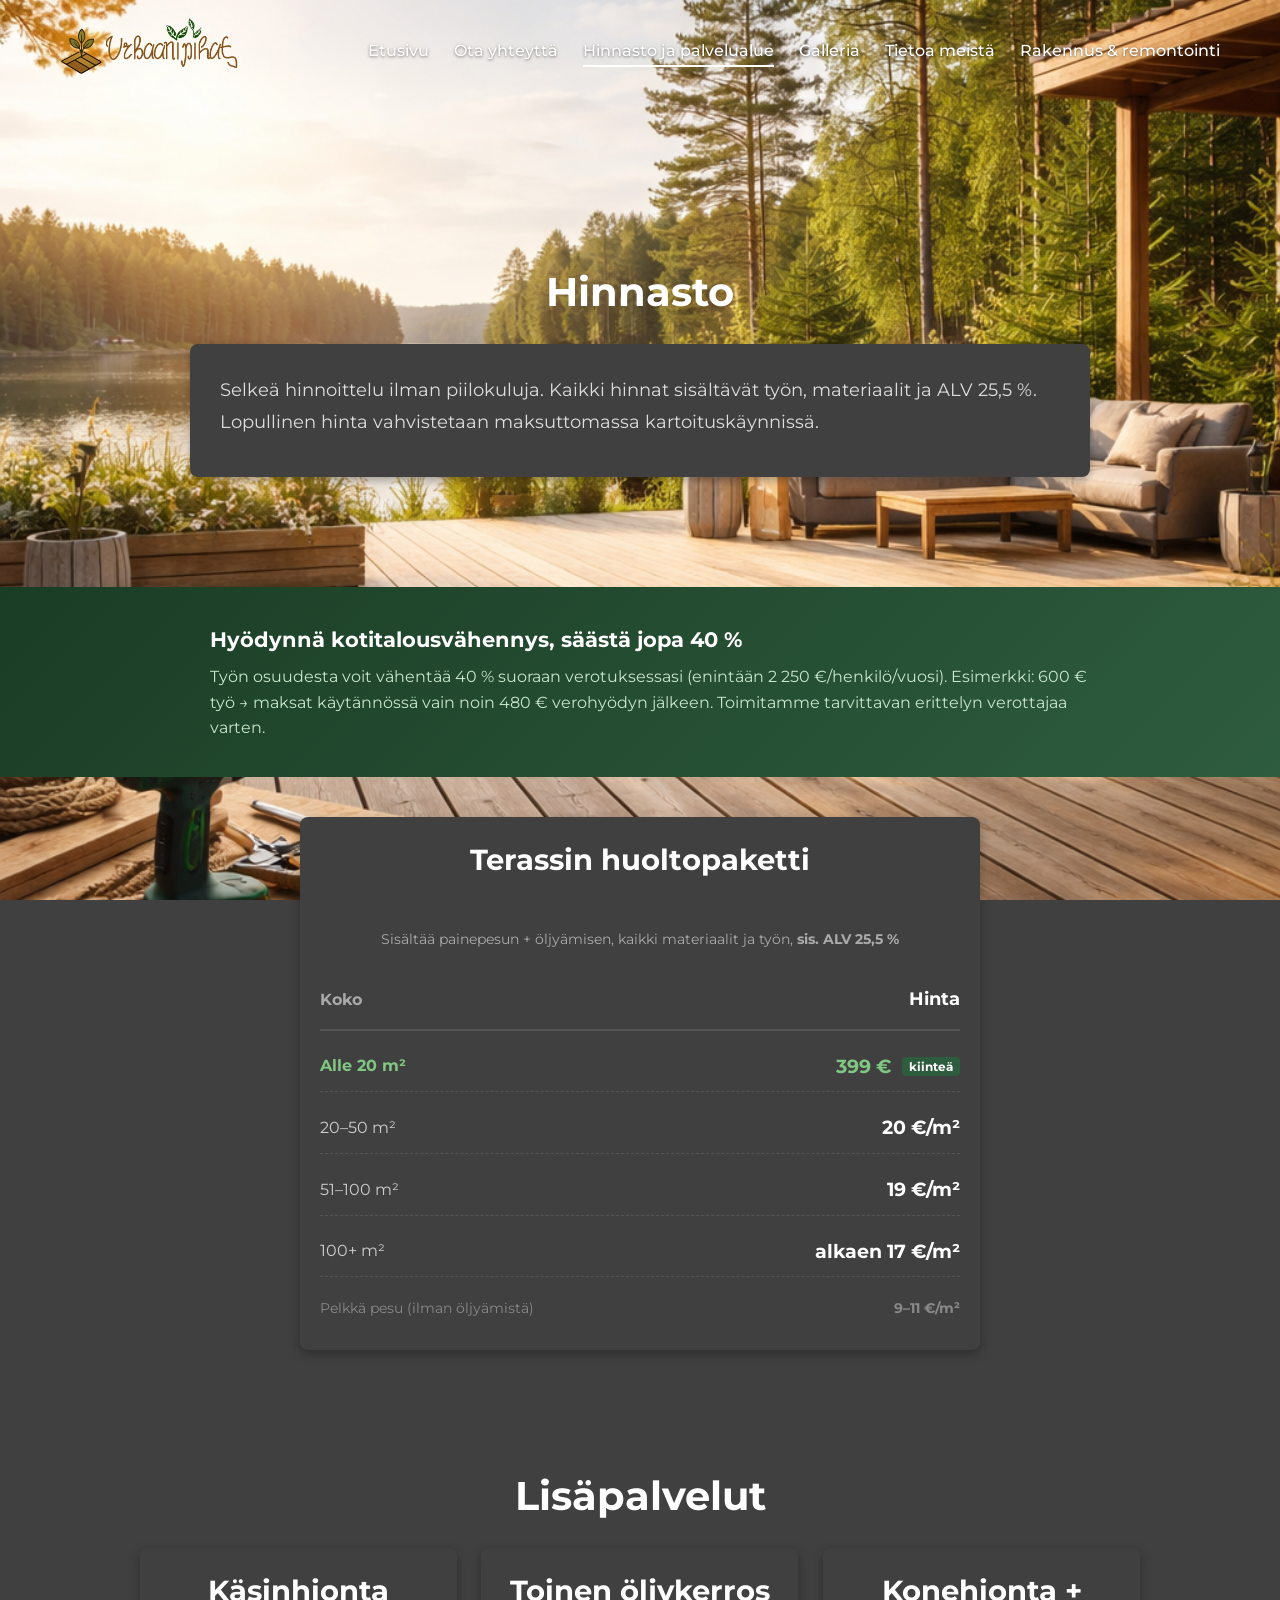
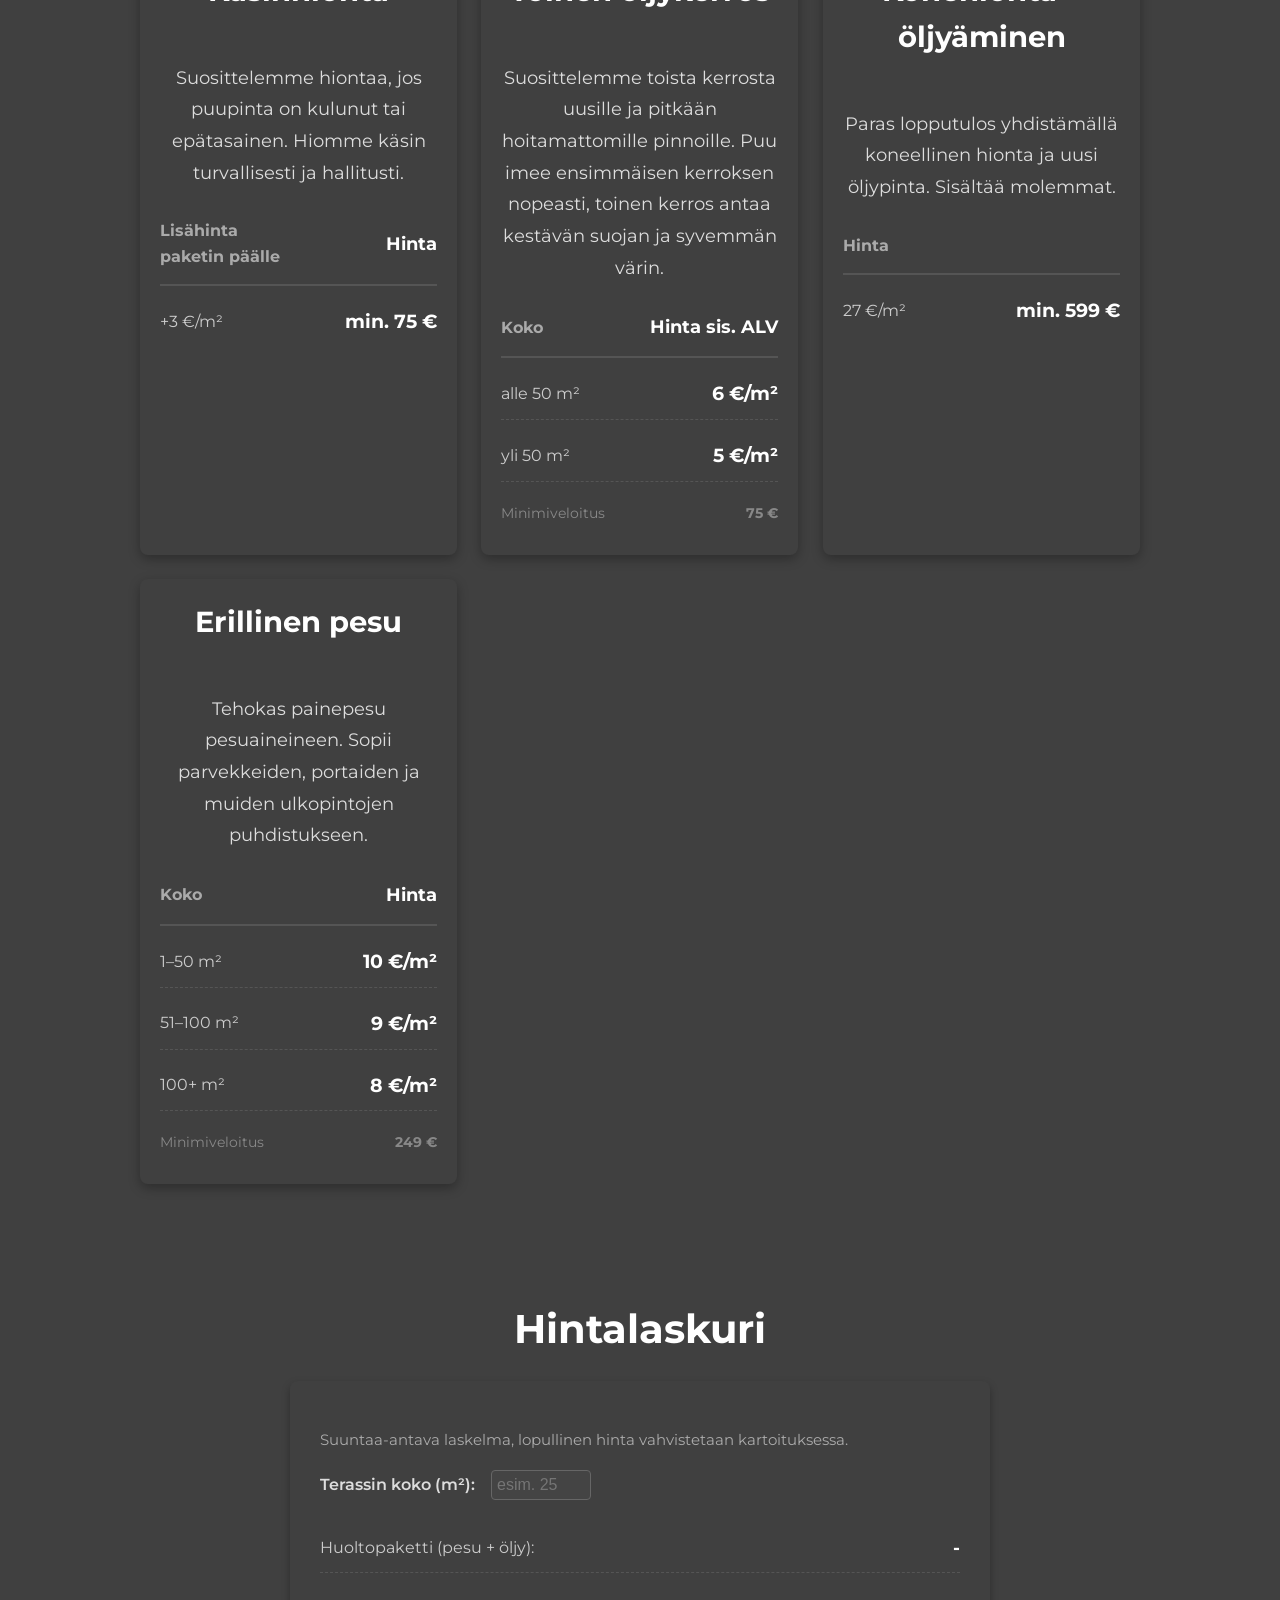
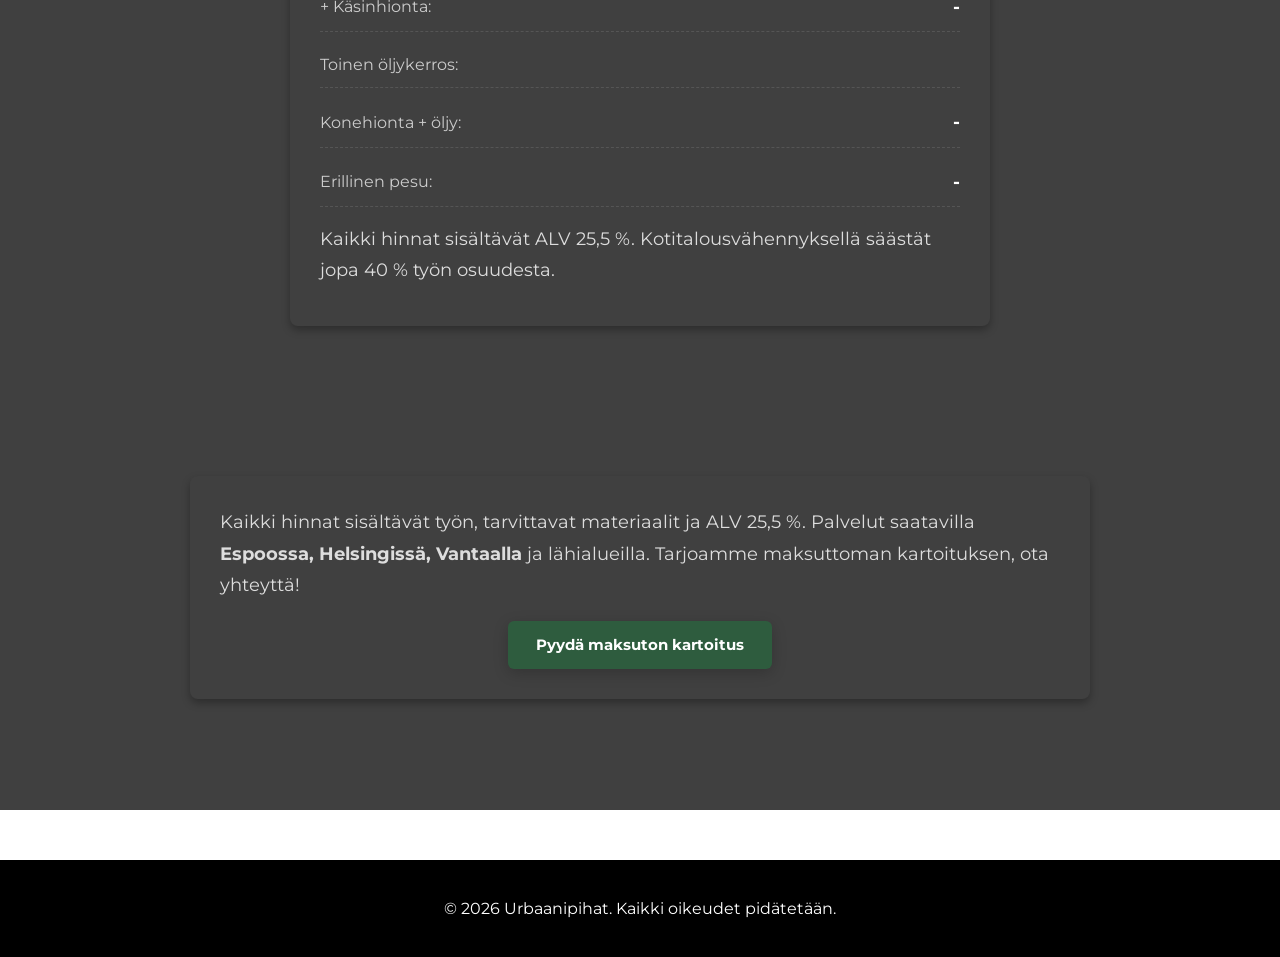
<file: hinnasto.html>
<!DOCTYPE html>
<html lang="fi">
<head>
    <meta charset="UTF-8">
    <meta name="viewport" content="width=device-width, initial-scale=1.0, shrink-to-fit=no">
    <title>Urbaanipihat, Hinnasto ja palvelualue</title>
    <link rel="icon" type="image/png" href="./static/images/icon.png">
    <link rel="stylesheet" href="./static/css/style.css">
    <link href="https://fonts.googleapis.com/css2?family=Montserrat:wght@400;700&display=swap" rel="stylesheet">
    <link rel="stylesheet" href="./static/css/hinnasto.css">
<!-- Google tag (gtag.js) -->
<script async src="https://www.googletagmanager.com/gtag/js?id=G-M5LXTD4VQC"></script>
<script>
  window.dataLayer = window.dataLayer || [];
  function gtag(){dataLayer.push(arguments);}
  gtag('js', new Date());
  gtag('config', 'G-M5LXTD4VQC');
</script>
</head>
<body>
    <header class="transparent-header">
        <div class="container header-content">
            <div class="logo">
                <a href="index.html" class="otsikko"><img src="./static/images/Urbaanipihat_logo.png" alt="Logo" class="logo-font"></a>
            </div>
            <nav>
                <ul>
                    <li><a href="index.html">Etusivu</a></li>
                    <li><a href="yhteystiedot.html">Ota yhteyttä</a></li>
                    <li><a href="hinnasto.html" class="active">Hinnasto ja palvelualue</a></li>
                    <li><a href="galleria.html" class="">Galleria</a></li>
                    <li><a href="info.html" class="">Tietoa meistä</a></li>
                    <li><a href="huolto.html" class="">Rakennus & remontointi</a></li>
                </ul>
            </nav>
        </div>
    </header>
    <main>

        <section class="price-page">

          <section class="contact-section">
            <div class="top-container fade-in-section">
              <h2>Hinnasto</h2>
              <div class="contact-info">
                <p>Selkeä hinnoittelu ilman piilokuluja. Kaikki hinnat sisältävät työn, materiaalit ja ALV&nbsp;25,5&nbsp;%. Lopullinen hinta vahvistetaan maksuttomassa kartoituskäynnissä.</p>
              </div>
            </div>
          </section>

          <section class="kotitalo-banner fade-in-section">
            <div class="kotitalo-inner">
              <div class="kotitalo-icon"></div>
              <div class="kotitalo-text">
                <h3>Hyödynnä kotitalousvähennys, säästä jopa 40&nbsp;%</h3>
                <p>Työn osuudesta voit vähentää 40&nbsp;% suoraan verotuksessasi (enintään 2&nbsp;250&nbsp;€/henkilö/vuosi). Esimerkki: 600&nbsp;€ työ &rarr; maksat käytännössä vain noin 480&nbsp;€ verohyödyn jälkeen. Toimitamme tarvittavan erittelyn verottajaa varten.</p>
              </div>
            </div>
          </section>

          <section class="price-overview-section">
            <div class="container">
              <div class="price-box wide-box fade-in-section">
                <h3>Terassin huoltopaketti</h3>
                <p class="subtitle">Sisältää painepesun + öljyämisen, kaikki materiaalit ja työn, <strong>sis. ALV 25,5&nbsp;%</strong></p>
                <div class="price-row header-row"><span class="area-label">Koko</span><span class="price-label">Hinta</span></div>
                <div class="price-row data-row highlight-row">
                  <span class="area-value">Alle 20&nbsp;m²</span>
                  <span class="price-value">399&nbsp;€ <span class="fixed-badge">kiinteä</span></span>
                </div>
                <div class="price-row data-row"><span class="area-value">20&ndash;50&nbsp;m²</span><span class="price-value">20&nbsp;€/m²</span></div>
                <div class="price-row data-row"><span class="area-value">51&ndash;100&nbsp;m²</span><span class="price-value">19&nbsp;€/m²</span></div>
                <div class="price-row data-row"><span class="area-value">100+&nbsp;m²</span><span class="price-value">alkaen 17&nbsp;€/m²</span></div>
                <div class="price-row data-row muted-row"><span class="area-value">Pelkkä pesu (ilman öljyämistä)</span><span class="price-value">9&ndash;11&nbsp;€/m²</span></div>
              </div>
            </div>
          </section>

          <section class="price-overview-section">
            <div class="container">
              <h2>Lisäpalvelut</h2>
              <div class="price-cards">

                <div class="price-box fade-in-section">
                  <h3>Käsinhionta</h3>
                  <p>Suosittelemme hiontaa, jos puupinta on kulunut tai epätasainen. Hiomme käsin turvallisesti ja hallitusti.</p>
                  <div class="price-row header-row"><span class="area-label">Lisähinta paketin päälle</span><span class="price-label">Hinta</span></div>
                  <div class="price-row data-row"><span class="area-value">+3&nbsp;€/m²</span><span class="price-value">min. 75&nbsp;€</span></div>
                </div>

                <div class="price-box fade-in-section">
                  <h3>Toinen öljykerros</h3>
                  <p>Suosittelemme toista kerrosta uusille ja pitkään hoitamattomille pinnoille. Puu imee ensimmäisen kerroksen nopeasti, toinen kerros antaa kestävän suojan ja syvemmän värin.</p>
                  <div class="price-row header-row"><span class="area-label">Koko</span><span class="price-label">Hinta sis. ALV</span></div>
                  <div class="price-row data-row"><span class="area-value">alle 50&nbsp;m²</span><span class="price-value">6&nbsp;€/m²</span></div>
                  <div class="price-row data-row"><span class="area-value">yli 50&nbsp;m²</span><span class="price-value">5&nbsp;€/m²</span></div>
                  <div class="price-row data-row muted-row"><span class="area-value">Minimiveloitus</span><span class="price-value">75&nbsp;€</span></div>
                </div>

                <div class="price-box fade-in-section">
                  <h3>Konehionta + öljyäminen</h3>
                  <p>Paras lopputulos yhdistämällä koneellinen hionta ja uusi öljypinta. Sisältää molemmat.</p>
                  <div class="price-row header-row"><span class="area-label">Hinta</span></div>
                  <div class="price-row data-row"><span class="area-value">27&nbsp;€/m²</span><span class="price-value">min. 599&nbsp;€</span></div>
                </div>

                <div class="price-box fade-in-section">
                  <h3>Erillinen pesu</h3>
                  <p>Tehokas painepesu pesuaineineen. Sopii parvekkeiden, portaiden ja muiden ulkopintojen puhdistukseen.</p>
                  <div class="price-row header-row"><span class="area-label">Koko</span><span class="price-label">Hinta</span></div>
                  <div class="price-row data-row"><span class="area-value">1&ndash;50&nbsp;m²</span><span class="price-value">10&nbsp;€/m²</span></div>
                  <div class="price-row data-row"><span class="area-value">51&ndash;100&nbsp;m²</span><span class="price-value">9&nbsp;€/m²</span></div>
                  <div class="price-row data-row"><span class="area-value">100+&nbsp;m²</span><span class="price-value">8&nbsp;€/m²</span></div>
                  <div class="price-row data-row muted-row"><span class="area-value">Minimiveloitus</span><span class="price-value">249&nbsp;€</span></div>
                </div>

              </div>
            </div>
          </section>

          <section class="price-overview-section">
            <div class="container">
              <h2>Hintalaskuri</h2>
              <div class="contact-info calculator-box fade-in-section">
                <p style="color:#aaa;font-size:0.95em;margin-bottom:16px;">Suuntaa-antava laskelma, lopullinen hinta vahvistetaan kartoituksessa.</p>
                <div class="calc-input-row">
                  <label for="size">Terassin koko (m²):</label>
                  <input type="number" id="size" min="1" placeholder="esim. 25">
                </div>
                <div class="calc-results">
                  <div class="calc-result-row"><span>Huoltopaketti (pesu + öljy):</span><strong id="Pesu">-</strong></div>
                  <div class="calc-result-row"><span>+ Käsinhionta:</span><strong id="Kasi">-</strong></div>
                  <div class="calc-result-row"><span>Toinen öljykerros:</span><strong id="Tupla"></strong></div>
                  <div class="calc-result-row"><span>Konehionta + öljy:</span><strong id="Kone">-</strong></div>
                  <div class="calc-result-row"><span>Erillinen pesu:</span><strong id="Muut">-</strong></div>
                </div>
                <p class="alv-note">Kaikki hinnat sisältävät ALV 25,5&nbsp;%. Kotitalousvähennyksellä säästät jopa 40&nbsp;% työn osuudesta.</p>
              </div>
            </div>
          </section>

          <section class="contact-section">
            <div class="contact-info fade-in-section">
              <p>Kaikki hinnat sisältävät työn, tarvittavat materiaalit ja ALV 25,5&nbsp;%. Palvelut saatavilla <strong>Espoossa, Helsingissä, Vantaalla</strong> ja lähialueilla. Tarjoamme maksuttoman kartoituksen, ota yhteyttä!</p>
              <div style="text-align:center;margin-top:20px;"><a href="yhteystiedot.html" class="btn btn-green">Pyydä maksuton kartoitus</a></div>
            </div>
          </section>

        </section>

        <script>
        document.getElementById('size').addEventListener('input', function() {
            const m2 = parseFloat(this.value);
            const fmt = v => Math.round(v).toLocaleString('fi-FI') + ' €';
            if (isNaN(m2) || m2 <= 0) {
                ['Pesu','Kasi','Tupla','Kone','Muut'].forEach(id => { const el = document.getElementById(id); if(el) el.textContent = ''; });
                return;
            }
            const pesu = m2 < 20 ? 399 : m2 <= 50 ? Math.max(399, m2*20) : m2 <= 100 ? m2*19 : m2*17;
            const kasi = Math.max(75, m2*3);
            const tupla = Math.max(75, m2 <= 50 ? m2*6 : m2*5);
            const kone = Math.max(599, m2*27);
            const muut = m2 <= 50 ? Math.max(249, m2*10) : m2 <= 100 ? m2*9 : m2*8;
            document.getElementById('Pesu').textContent = fmt(pesu);
            document.getElementById('Kasi').textContent = fmt(kasi);
            document.getElementById('Tupla').textContent = fmt(tupla);
            document.getElementById('Kone').textContent = fmt(kone);
            document.getElementById('Muut').textContent = fmt(muut);
        });
        </script>

    </main>
    <footer>
        <div class="container">
            <p>&copy; 2026 Urbaanipihat. Kaikki oikeudet pidätetään.</p>
        </div>
    </footer>
    <script>
        let lastScrollY = 0;
        const header = document.querySelector('header');
        window.addEventListener('scroll', () => {
            const currentScrollY = window.scrollY;
            if (currentScrollY > lastScrollY && currentScrollY > 10) header.classList.add('hidden');
            else header.classList.remove('hidden');
            if (currentScrollY > 200) header.classList.add('scrolled');
            else header.classList.remove('scrolled');
            lastScrollY = currentScrollY;
        });
        const observer = new IntersectionObserver((entries, obs) => {
            entries.forEach(e => { if (e.isIntersecting) { e.target.classList.add('is-visible'); obs.unobserve(e.target); } });
        }, { threshold: 0.15 });
        document.querySelectorAll('.fade-in-section').forEach(s => observer.observe(s));
    </script>
</body>
</html>
</file>
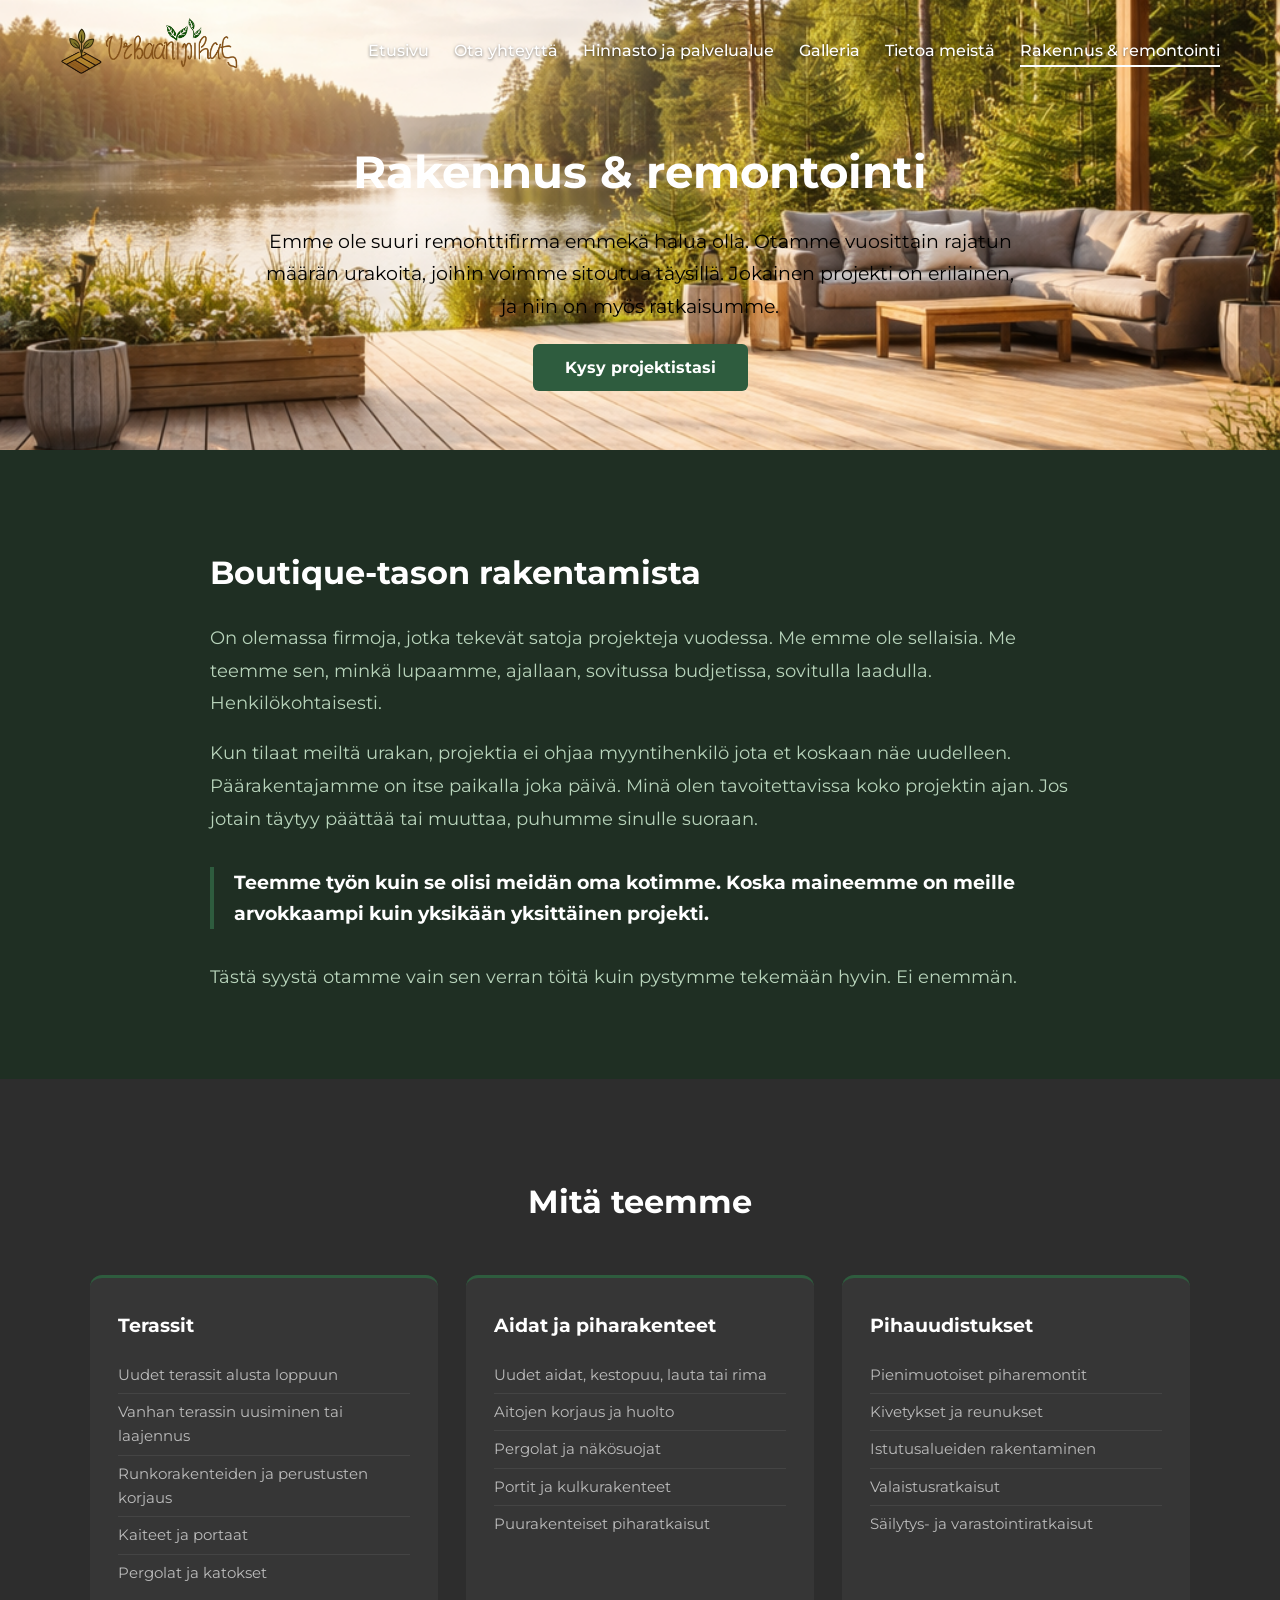
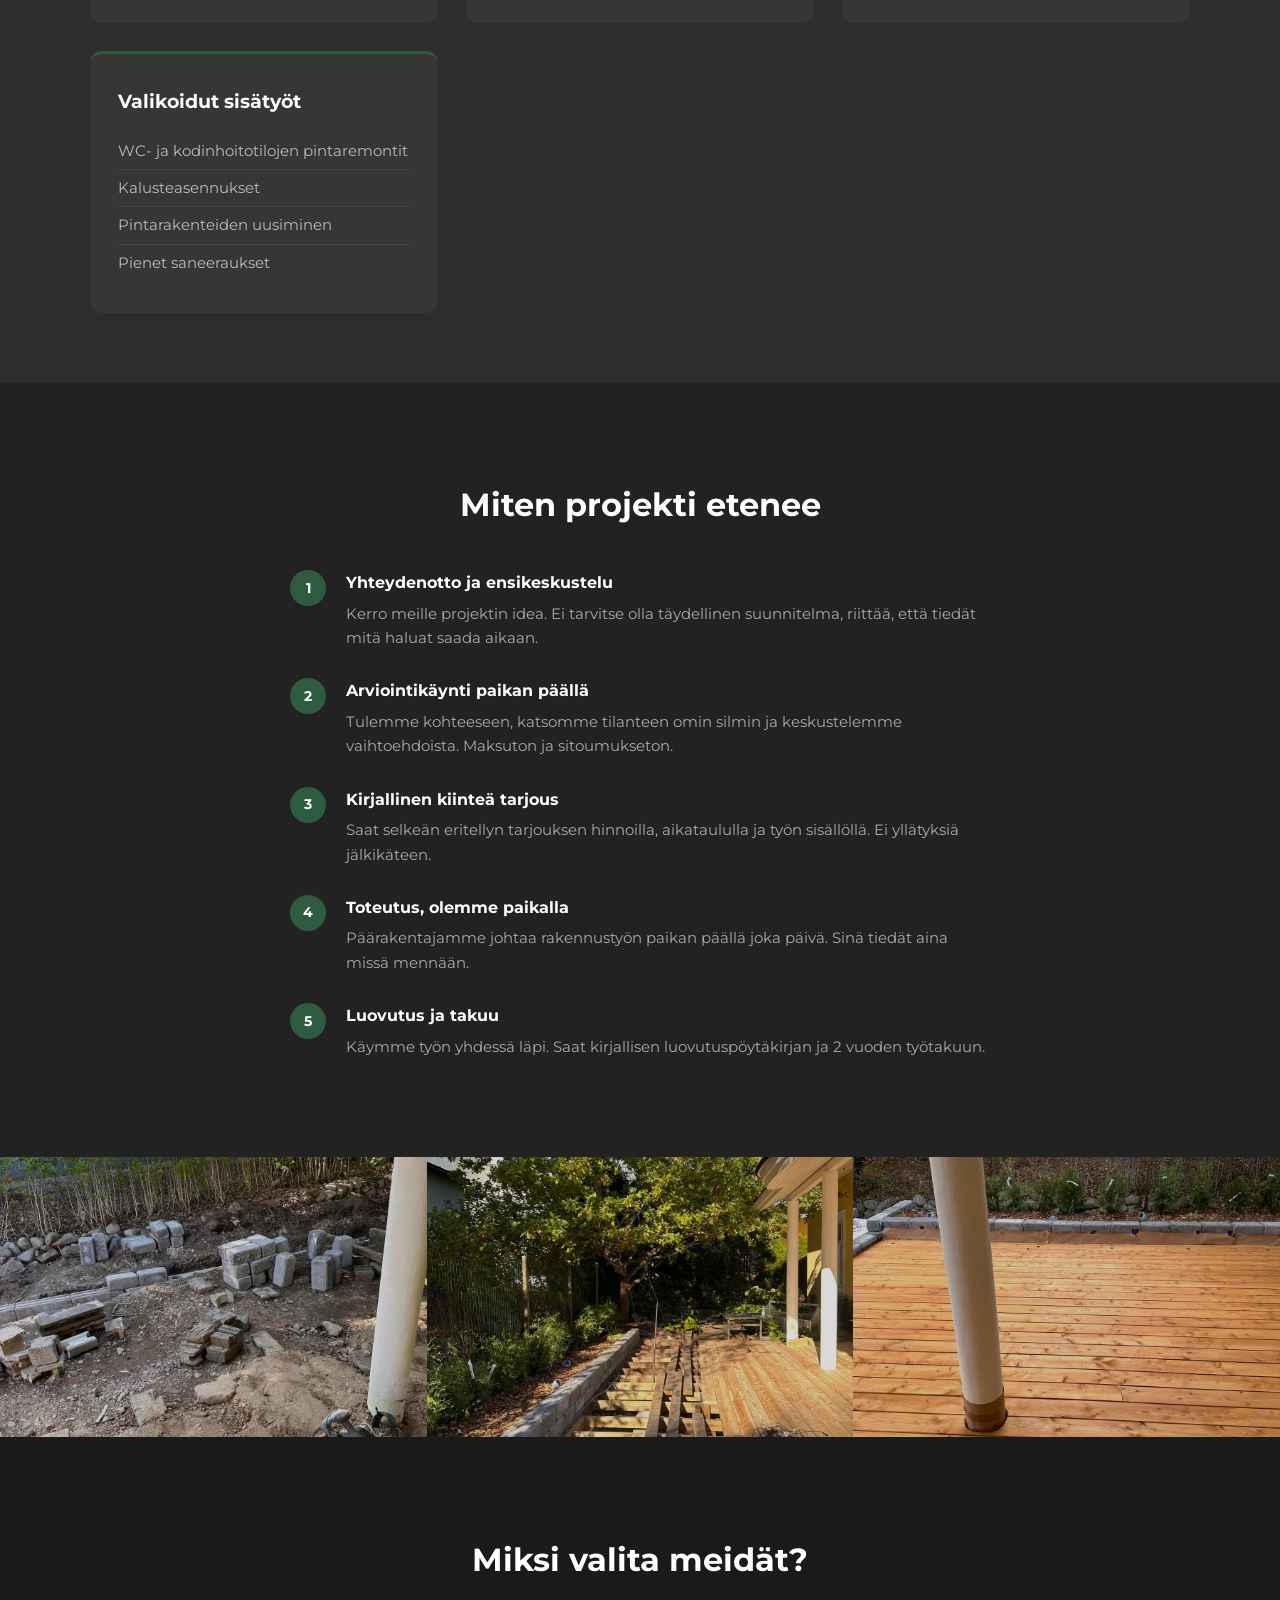
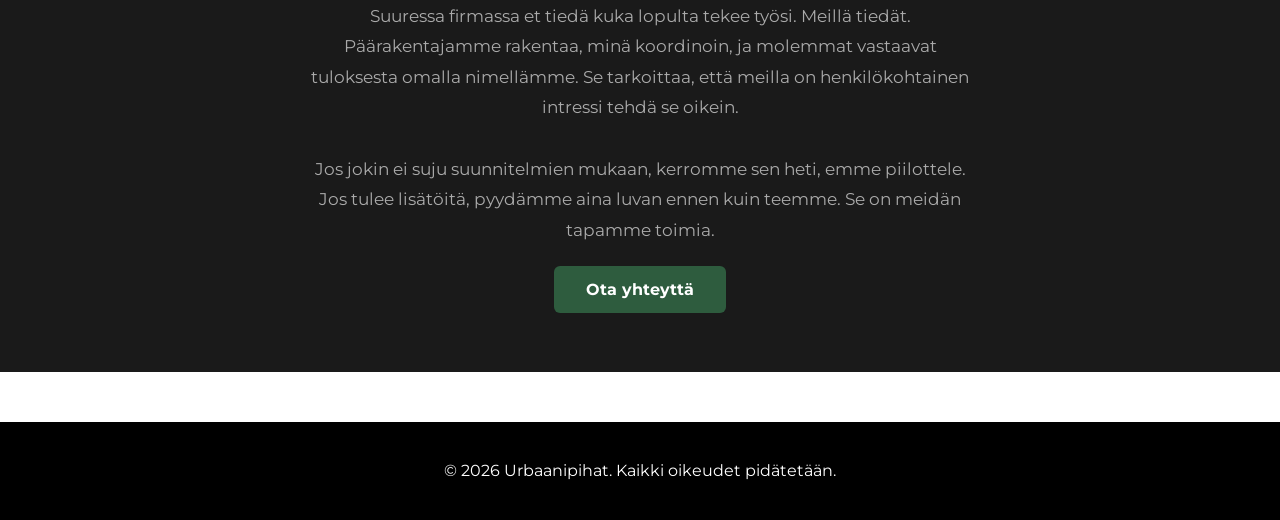
<file: huolto.html>
<!DOCTYPE html>
<html lang="fi">
<head>
    <meta charset="UTF-8">
    <meta name="viewport" content="width=device-width, initial-scale=1.0, shrink-to-fit=no">
    <title>Urbaanipihat, Rakennus & remontointi</title>
    <link rel="icon" type="image/png" href="./static/images/icon.png">
    <link rel="stylesheet" href="./static/css/style.css">
    <link rel="stylesheet" href="./static/css/hinnasto.css">
    <link href="https://fonts.googleapis.com/css2?family=Montserrat:wght@400;700&display=swap" rel="stylesheet">
    <style>
        .huolto-hero { padding: 100px 20px 70px; text-align: center; background-image: url("./static/images/new_background.png"); background-size: cover; background-position: bottom; background-attachment: fixed; }
        .huolto-hero h1 { font-size: 2.8em; color: #fff; margin-bottom: 16px; }
        .huolto-hero p { font-size: 1.2em; color: #ddd; max-width: 750px; margin: 0 auto 32px; line-height: 1.7; }
        .huolto-hero a { background: #2E5C3E; color: #fff; padding: 14px 32px; border-radius: 6px; text-decoration: none; font-weight: 700; font-family: 'Montserrat', sans-serif; }
        .philosophy-section { background: #1f2f23; padding: 70px 20px; }
        .philosophy-inner { max-width: 860px; margin: 0 auto; }
        .philosophy-inner h2 { color: #fff; font-size: 2em; margin-bottom: 24px; }
        .philosophy-inner p { color: #b8d4bb; font-size: 1.1em; line-height: 1.85; margin-bottom: 16px; }
        .philosophy-inner .standout { color: #fff; font-size: 1.2em; font-weight: 700; border-left: 4px solid #2E5C3E; padding-left: 20px; margin: 32px 0; line-height: 1.6; }
        .services-section { background: #2d2d2d; padding: 70px 20px; }
        .services-section h2 { text-align: center; color: #fff; font-size: 2em; margin-bottom: 48px; }
        .service-cards-grid { display: grid; grid-template-columns: repeat(auto-fit, minmax(280px, 1fr)); gap: 28px; max-width: 1100px; margin: 0 auto; }
        .service-card-full { background: #363636; border-radius: 12px; padding: 32px 28px; border-top: 3px solid #2E5C3E; }
        .service-card-full h3 { color: #fff; font-size: 1.2em; margin: 0 0 16px; }
        .service-card-full ul { list-style: none; padding: 0; margin: 0; }
        .service-card-full ul li { color: #bbb; font-size: 0.95em; line-height: 1.6; padding: 6px 0; border-bottom: 1px solid #444; }
        .service-card-full ul li:last-child { border-bottom: none; }
        .service-card-full ul li::before { content: ""; color: #81c784; }
        .process-section-huolto { background: #222; padding: 70px 20px; }
        .process-inner { max-width: 700px; margin: 0 auto; }
        .process-inner h2 { color: #fff; font-size: 2em; margin-bottom: 40px; text-align: center; }
        .process-step { display: flex; gap: 20px; margin-bottom: 28px; align-items: flex-start; }
        .step-num { background: #2E5C3E; color: #fff; width: 36px; height: 36px; border-radius: 50%; display: flex; align-items: center; justify-content: center; font-weight: 700; font-size: 0.9em; flex-shrink: 0; }
        .step-content h4 { color: #fff; margin: 0 0 6px; font-size: 1em; }
        .step-content p { color: #aaa; margin: 0; font-size: 0.95em; line-height: 1.6; }
        .diff-section { background: #1a1a1a; padding: 70px 20px; }
        .diff-inner { max-width: 860px; margin: 0 auto; text-align: center; }
        .diff-inner h2 { color: #fff; font-size: 2em; margin-bottom: 16px; }
        .diff-inner p { color: #aaa; font-size: 1.05em; line-height: 1.8; max-width: 680px; margin: 0 auto 32px; }
        .diff-inner a { background: #2E5C3E; color: #fff; padding: 14px 32px; border-radius: 6px; text-decoration: none; font-weight: 700; font-family: 'Montserrat', sans-serif; }
        .photo-strip { display: grid; grid-template-columns: repeat(3, 1fr); gap: 0; }
        .photo-strip img { width: 100%; height: 280px; object-fit: cover; display: block; filter: brightness(0.85); transition: filter .3s; }
        .photo-strip img:hover { filter: brightness(1); }
        @media (max-width: 600px) { .huolto-hero h1 { font-size: 2em; } .photo-strip { grid-template-columns: 1fr; } }
    </style>
<!-- Google tag (gtag.js) -->
<script async src="https://www.googletagmanager.com/gtag/js?id=G-M5LXTD4VQC"></script>
<script>
  window.dataLayer = window.dataLayer || [];
  function gtag(){dataLayer.push(arguments);}
  gtag('js', new Date());
  gtag('config', 'G-M5LXTD4VQC');
</script>
</head>
<body>
    <header class="transparent-header">
        <div class="container header-content">
            <div class="logo">
                <a href="index.html" class="otsikko"><img src="./static/images/Urbaanipihat_logo.png" alt="Logo" class="logo-font"></a>
            </div>
            <nav>
                <ul>
                    <li><a href="index.html">Etusivu</a></li>
                    <li><a href="yhteystiedot.html">Ota yhteyttä</a></li>
                    <li><a href="hinnasto.html">Hinnasto ja palvelualue</a></li>
                    <li><a href="galleria.html">Galleria</a></li>
                    <li><a href="info.html">Tietoa meistä</a></li>
                    <li><a href="huolto.html" class="active">Rakennus & remontointi</a></li>
                </ul>
            </nav>
        </div>
    </header>

    <main>
        <section class="huolto-hero">
            <h1>Rakennus & remontointi</h1>
            <p style="color:#000;">Emme ole suuri remonttifirma emmekä halua olla. Otamme vuosittain rajatun määrän urakoita, joihin voimme sitoutua täysillä. Jokainen projekti on erilainen, ja niin on myös ratkaisumme.</p>
            <a href="yhteystiedot.html">Kysy projektistasi</a>
        </section>

        <section class="philosophy-section">
            <div class="philosophy-inner fade-in-section">
                <h2>Boutique-tason rakentamista</h2>
                <p>On olemassa firmoja, jotka tekevät satoja projekteja vuodessa. Me emme ole sellaisia. Me teemme sen, minkä lupaamme, ajallaan, sovitussa budjetissa, sovitulla laadulla. Henkilökohtaisesti.</p>
                <p>Kun tilaat meiltä urakan, projektia ei ohjaa myyntihenkilö jota et koskaan näe uudelleen. Päärakentajamme on itse paikalla joka päivä. Minä olen tavoitettavissa koko projektin ajan. Jos jotain täytyy päättää tai muuttaa, puhumme sinulle suoraan.</p>
                <div class="standout">Teemme työn kuin se olisi meidän oma kotimme. Koska maineemme on meille arvokkaampi kuin yksikään yksittäinen projekti.</div>
                <p>Tästä syystä otamme vain sen verran töitä kuin pystymme tekemään hyvin. Ei enemmän.</p>
            </div>
        </section>

        <section class="services-section">
            <h2>Mitä teemme</h2>
            <div class="service-cards-grid">
                <div class="service-card-full fade-in-section">
                    <h3>Terassit</h3>
                    <ul>
                        <li>Uudet terassit alusta loppuun</li>
                        <li>Vanhan terassin uusiminen tai laajennus</li>
                        <li>Runkorakenteiden ja perustusten korjaus</li>
                        <li>Kaiteet ja portaat</li>
                        <li>Pergolat ja katokset</li>
                    </ul>
                </div>
                <div class="service-card-full fade-in-section">
                    <h3>Aidat ja piharakenteet</h3>
                    <ul>
                        <li>Uudet aidat, kestopuu, lauta tai rima</li>
                        <li>Aitojen korjaus ja huolto</li>
                        <li>Pergolat ja näkösuojat</li>
                        <li>Portit ja kulkurakenteet</li>
                        <li>Puurakenteiset piharatkaisut</li>
                    </ul>
                </div>
                <div class="service-card-full fade-in-section">
                    <h3>Pihauudistukset</h3>
                    <ul>
                        <li>Pienimuotoiset piharemontit</li>
                        <li>Kivetykset ja reunukset</li>
                        <li>Istutusalueiden rakentaminen</li>
                        <li>Valaistusratkaisut</li>
                        <li>Säilytys- ja varastointiratkaisut</li>
                    </ul>
                </div>
                <div class="service-card-full fade-in-section">
                    <h3>Valikoidut sisätyöt</h3>
                    <ul>
                        <li>WC- ja kodinhoitotilojen pintaremontit</li>
                        <li>Kalusteasennukset</li>
                        <li>Pintarakenteiden uusiminen</li>
                        <li>Pienet saneeraukset</li>
                    </ul>
                </div>
            </div>
        </section>

        <section class="process-section-huolto">
            <div class="process-inner fade-in-section">
                <h2>Miten projekti etenee</h2>
                <div class="process-step">
                    <div class="step-num">1</div>
                    <div class="step-content">
                        <h4>Yhteydenotto ja ensikeskustelu</h4>
                        <p>Kerro meille projektin idea. Ei tarvitse olla täydellinen suunnitelma, riittää, että tiedät mitä haluat saada aikaan.</p>
                    </div>
                </div>
                <div class="process-step">
                    <div class="step-num">2</div>
                    <div class="step-content">
                        <h4>Arviointikäynti paikan päällä</h4>
                        <p>Tulemme kohteeseen, katsomme tilanteen omin silmin ja keskustelemme vaihtoehdoista. Maksuton ja sitoumukseton.</p>
                    </div>
                </div>
                <div class="process-step">
                    <div class="step-num">3</div>
                    <div class="step-content">
                        <h4>Kirjallinen kiinteä tarjous</h4>
                        <p>Saat selkeän eritellyn tarjouksen hinnoilla, aikataululla ja työn sisällöllä. Ei yllätyksiä jälkikäteen.</p>
                    </div>
                </div>
                <div class="process-step">
                    <div class="step-num">4</div>
                    <div class="step-content">
                        <h4>Toteutus, olemme paikalla</h4>
                        <p>Päärakentajamme johtaa rakennustyön paikan päällä joka päivä. Sinä tiedät aina missä mennään.</p>
                    </div>
                </div>
                <div class="process-step">
                    <div class="step-num">5</div>
                    <div class="step-content">
                        <h4>Luovutus ja takuu</h4>
                        <p>Käymme työn yhdessä läpi. Saat kirjallisen luovutuspöytäkirjan ja 2 vuoden työtakuun.</p>
                    </div>
                </div>
            </div>
        </section>

        <section class="photo-strip fade-in-section">
            <img src="./static/images/IMG_0053.jpg" alt="Rakennus">
            <img src="./static/images/IMG_0308.jpg" alt="Remontti">
            <img src="./static/images/IMG_0327.jpg" alt="Piharakentaminen">
        </section>

        <section class="diff-section">
            <div class="diff-inner fade-in-section">
                <h2>Miksi valita meidät?</h2>
                <p>Suuressa firmassa et tiedä kuka lopulta tekee työsi. Meillä tiedät. Päärakentajamme rakentaa, minä koordinoin, ja molemmat vastaavat tuloksesta omalla nimellämme. Se tarkoittaa, että meilla on henkilökohtainen intressi tehdä se oikein.</p>
                <p>Jos jokin ei suju suunnitelmien mukaan, kerromme sen heti, emme piilottele. Jos tulee lisätöitä, pyydämme aina luvan ennen kuin teemme. Se on meidän tapamme toimia.</p>
                <a href="yhteystiedot.html">Ota yhteyttä</a>
            </div>
        </section>
    </main>

    <footer>
        <div class="container">
            <p>&copy; 2026 Urbaanipihat. Kaikki oikeudet pidätetään.</p>
        </div>
    </footer>
    <script>
        let lastScrollY = 0;
        const header = document.querySelector('header');
        window.addEventListener('scroll', () => {
            const cur = window.scrollY;
            if (cur > lastScrollY && cur > 10) header.classList.add('hidden');
            else header.classList.remove('hidden');
            header.classList.toggle('scrolled', cur > 50);
            lastScrollY = cur;
        });
        const obs = new IntersectionObserver((entries, o) => {
            entries.forEach(e => { if(e.isIntersecting){e.target.classList.add('is-visible');o.unobserve(e.target);} });
        }, {threshold:0.1});
        document.querySelectorAll('.fade-in-section').forEach(s => obs.observe(s));
    </script>
</body>
</html>
</file>
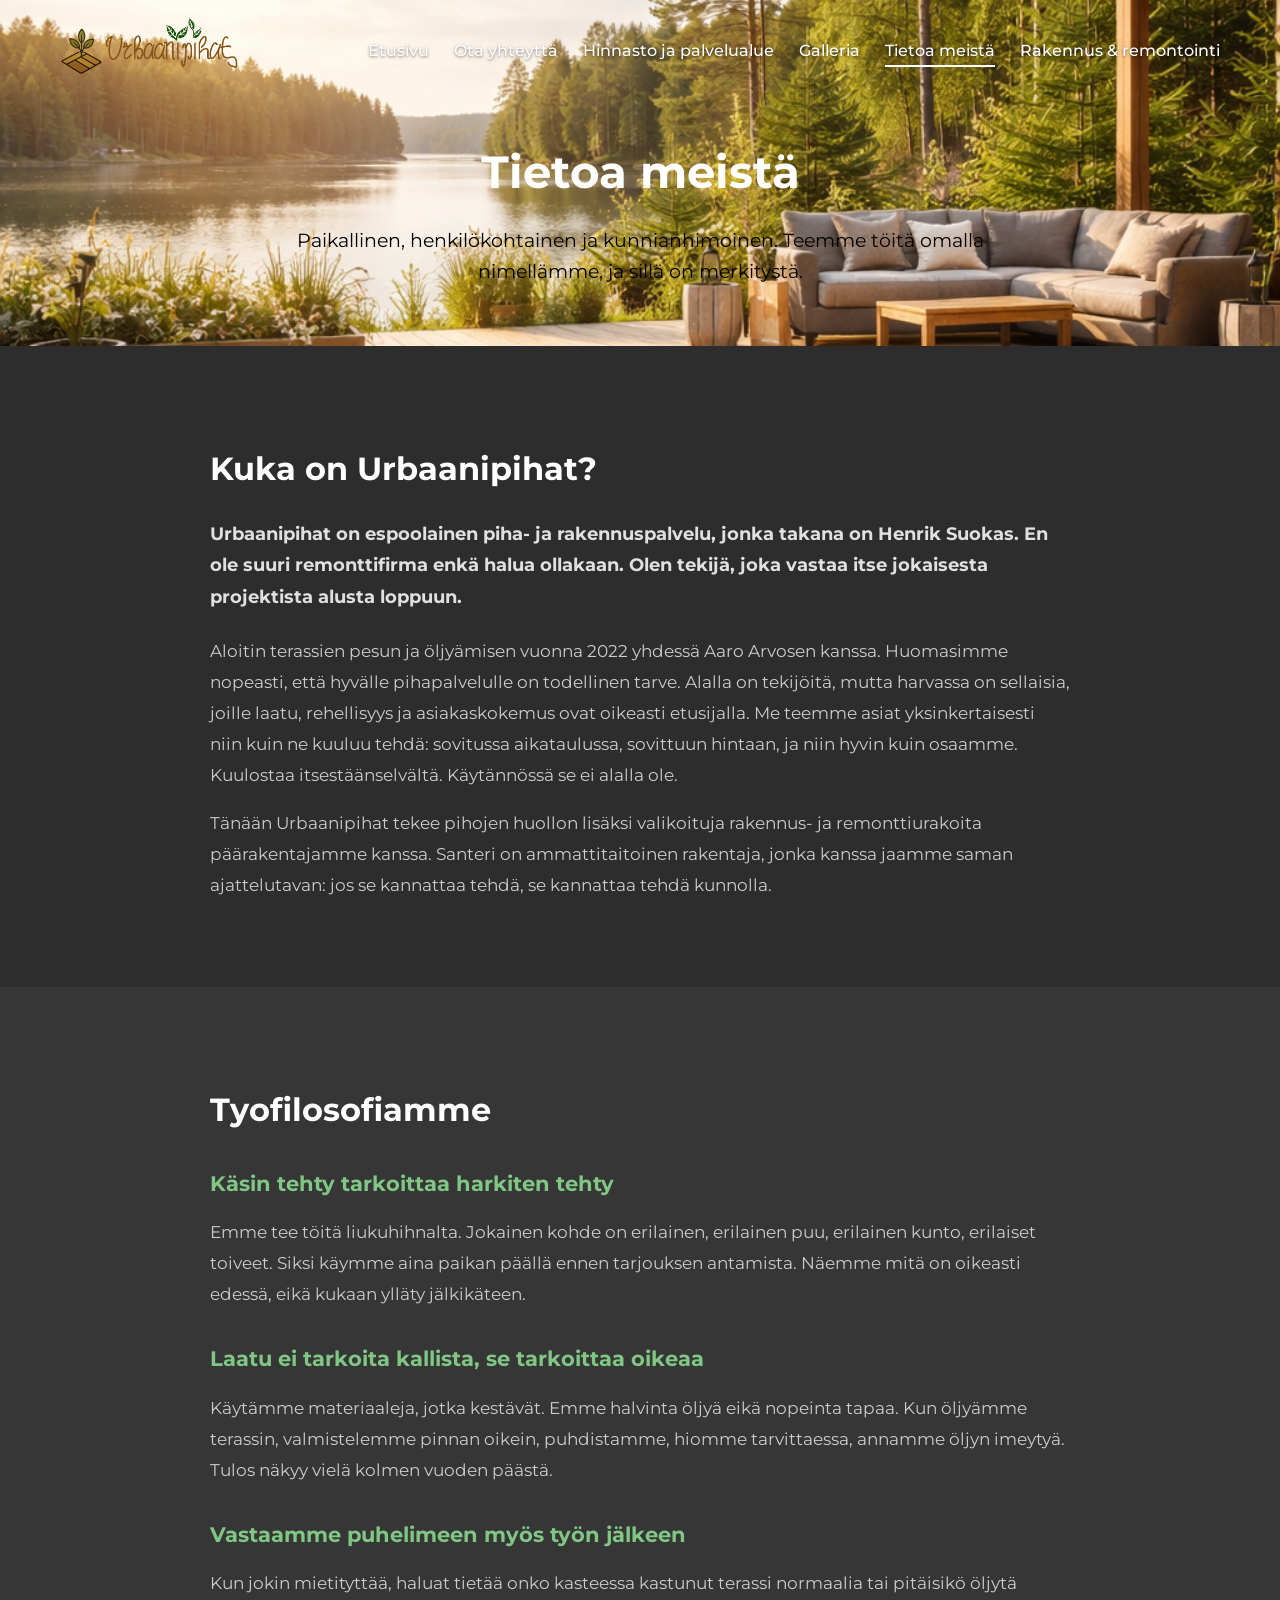
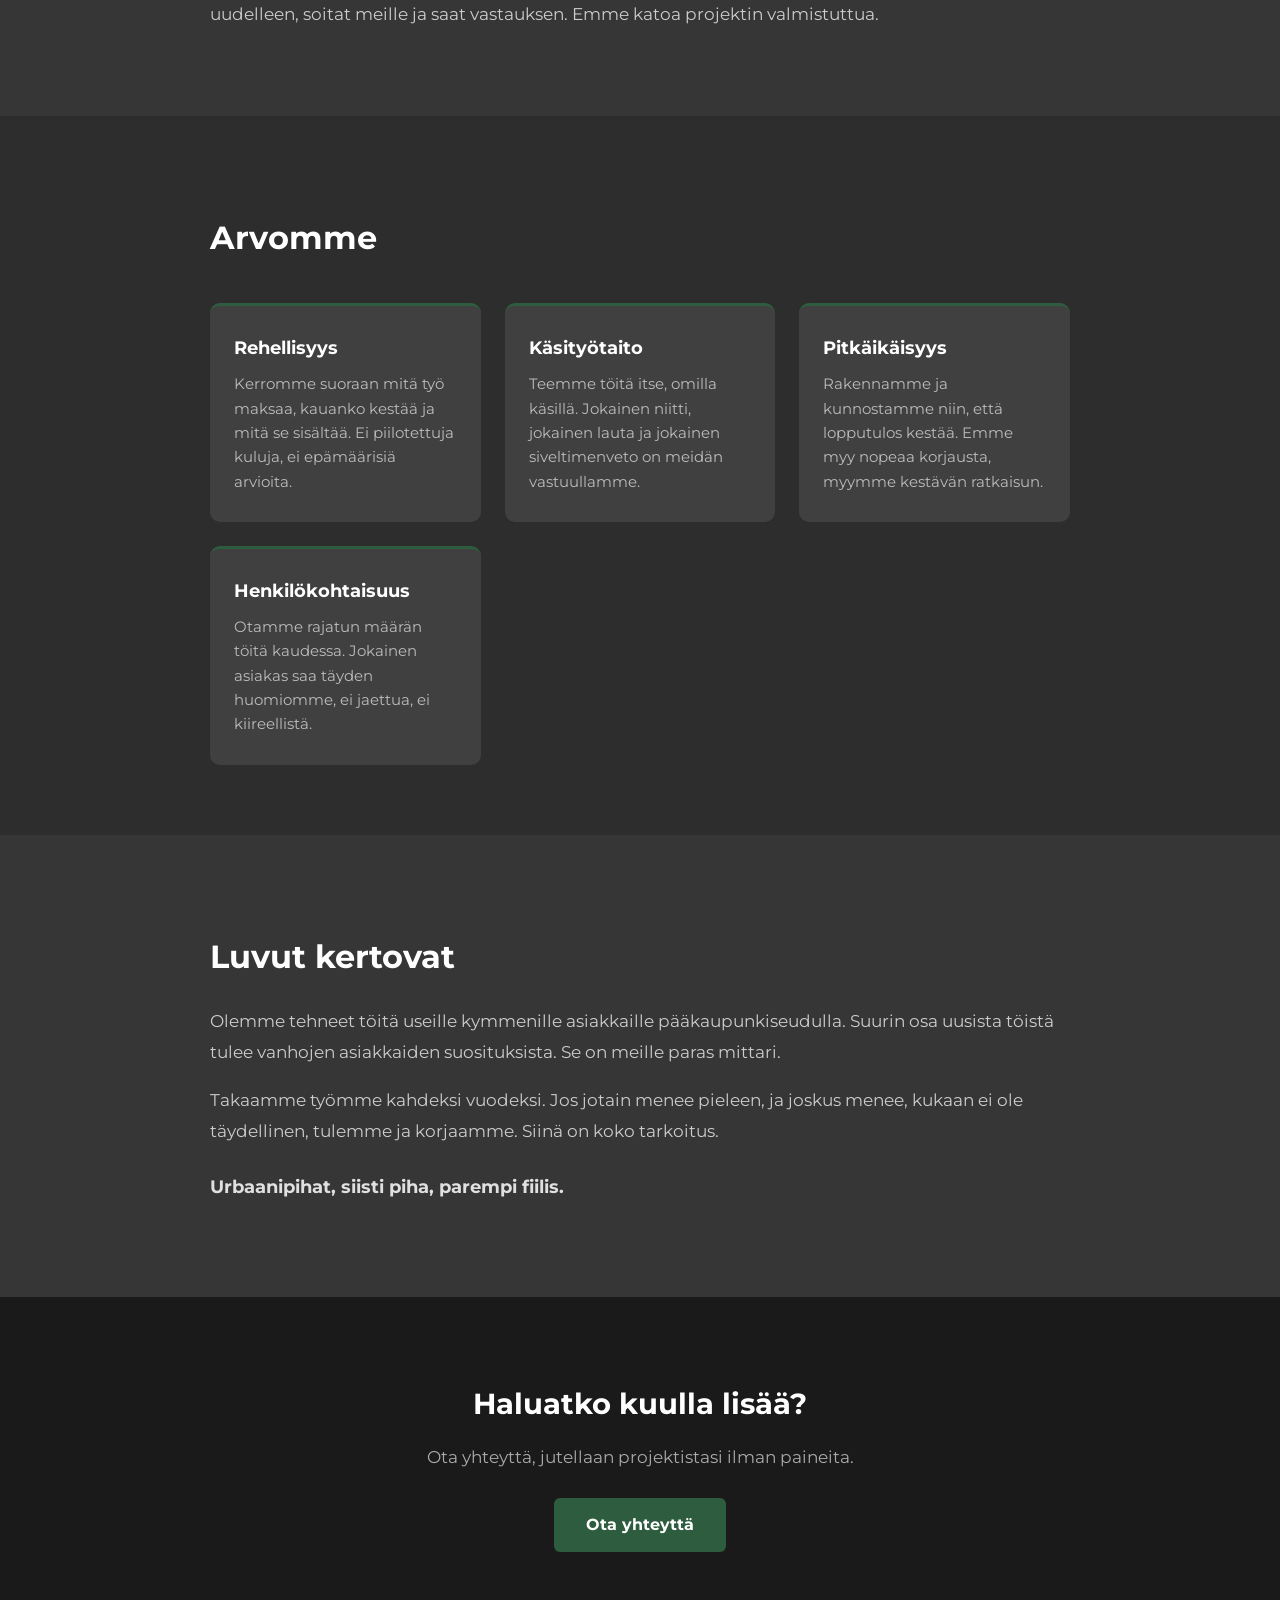
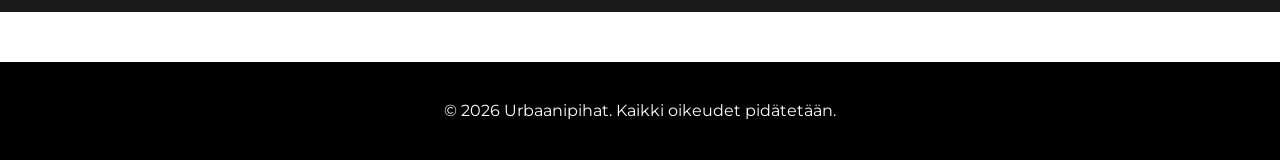
<file: info.html>
<!DOCTYPE html>
<html lang="fi">
<head>
    <meta charset="UTF-8">
    <meta name="viewport" content="width=device-width, initial-scale=1.0, shrink-to-fit=no">
    <title>Urbaanipihat, Tietoa meistä</title>
    <link rel="icon" type="image/png" href="./static/images/icon.png">
    <link rel="stylesheet" href="./static/css/style.css">
    <link rel="stylesheet" href="./static/css/info.css">
    <link href="https://fonts.googleapis.com/css2?family=Montserrat:wght@400;700&display=swap" rel="stylesheet">
    <style>
        .info-hero { padding: 100px 20px 60px; text-align: center; background-image: url("./static/images/new_background.png"); background-size: cover; background-position: bottom; background-attachment: fixed; }
        .info-hero h2 { font-size: 2.8em; color: #fff; margin-bottom: 16px; }
        .info-hero p { font-size: 1.2em; color: #ddd; max-width: 700px; margin: 0 auto; }
        .info-block { background-color: #2d2d2d; padding: 70px 20px; }
        .info-block-alt { background-color: #363636; padding: 70px 20px; }
        .info-inner { max-width: 860px; margin: 0 auto; }
        .info-inner h2 { color: #fff; font-size: 2em; margin-bottom: 24px; }
        .info-inner h3 { color: #81c784; font-size: 1.3em; margin: 32px 0 12px; }
        .info-inner p { color: #ccc; font-size: 1.05em; line-height: 1.85; margin-bottom: 16px; }
        .info-inner .lead { color: #e0e0e0; font-size: 1.15em; font-weight: 700; line-height: 1.7; margin-bottom: 24px; }
        .values-grid { display: grid; grid-template-columns: repeat(auto-fit, minmax(240px, 1fr)); gap: 24px; margin-top: 40px; }
        .value-card { background: #404040; border-radius: 10px; padding: 28px 24px; border-top: 3px solid #2E5C3E; }
        .value-card h4 { color: #fff; font-size: 1.1em; margin: 0 0 10px; }
        .value-card p { color: #bbb; font-size: 0.95em; line-height: 1.6; margin: 0; }
        .cta-section { background: #1a1a1a; padding: 60px 20px; text-align: center; }
        .cta-section h2 { color: #fff; font-size: 1.8em; margin-bottom: 16px; }
        .cta-section p { color: #aaa; margin-bottom: 28px; font-size: 1.05em; }
        .btn-green { background: #2E5C3E; color: #fff; padding: 14px 32px; border-radius: 6px; text-decoration: none; font-weight: 700; display: inline-block; font-family: 'Montserrat', sans-serif; transition: background .2s; }
        .btn-green:hover { background: #3d7a52; }
        @media (max-width: 600px) { .info-hero h2 { font-size: 2em; } .values-grid { grid-template-columns: 1fr; } }
    </style>
<!-- Google tag (gtag.js) -->
<script async src="https://www.googletagmanager.com/gtag/js?id=G-M5LXTD4VQC"></script>
<script>
  window.dataLayer = window.dataLayer || [];
  function gtag(){dataLayer.push(arguments);}
  gtag('js', new Date());
  gtag('config', 'G-M5LXTD4VQC');
</script>
</head>
<body>
    <header class="transparent-header">
        <div class="container header-content">
            <div class="logo">
                <a href="index.html" class="otsikko"><img src="./static/images/Urbaanipihat_logo.png" alt="Logo" class="logo-font"></a>
            </div>
            <nav>
                <ul>
                    <li><a href="index.html">Etusivu</a></li>
                    <li><a href="yhteystiedot.html">Ota yhteyttä</a></li>
                    <li><a href="hinnasto.html">Hinnasto ja palvelualue</a></li>
                    <li><a href="galleria.html">Galleria</a></li>
                    <li><a href="info.html" class="active">Tietoa meistä</a></li>
                    <li><a href="huolto.html">Rakennus & remontointi</a></li>
                </ul>
            </nav>
        </div>
    </header>

    <main>
        <section class="info-hero">
            <h2>Tietoa meistä</h2>
            <p style="color:#000;">Paikallinen, henkilökohtainen ja kunnianhimoinen. Teemme töitä omalla nimellämme, ja sillä on merkitystä.</p>
        </section>

        <section class="info-block">
            <div class="info-inner fade-in-section">
                <h2>Kuka on Urbaanipihat?</h2>
                <p class="lead">Urbaanipihat on espoolainen piha- ja rakennuspalvelu, jonka takana on Henrik Suokas. En ole suuri remonttifirma enkä halua ollakaan. Olen tekijä, joka vastaa itse jokaisesta projektista alusta loppuun.</p>
                <p>Aloitin terassien pesun ja öljyämisen vuonna 2022 yhdessä Aaro Arvosen kanssa. Huomasimme nopeasti, että hyvälle pihapalvelulle on todellinen tarve. Alalla on tekijöitä, mutta harvassa on sellaisia, joille laatu, rehellisyys ja asiakaskokemus ovat oikeasti etusijalla. Me teemme asiat yksinkertaisesti niin kuin ne kuuluu tehdä: sovitussa aikataulussa, sovittuun hintaan, ja niin hyvin kuin osaamme. Kuulostaa itsestäänselvältä. Käytännössä se ei alalla ole.</p>
                <p>Tänään Urbaanipihat tekee pihojen huollon lisäksi valikoituja rakennus- ja remonttiurakoita päärakentajamme kanssa. Santeri on ammattitaitoinen rakentaja, jonka kanssa jaamme saman ajattelutavan: jos se kannattaa tehdä, se kannattaa tehdä kunnolla.</p>
            </div>
        </section>

        <section class="info-block-alt">
            <div class="info-inner fade-in-section">
                <h2>Tyofilosofiamme</h2>
                <h3>Käsin tehty tarkoittaa harkiten tehty</h3>
                <p>Emme tee töitä liukuhihnalta. Jokainen kohde on erilainen, erilainen puu, erilainen kunto, erilaiset toiveet. Siksi käymme aina paikan päällä ennen tarjouksen antamista. Näemme mitä on oikeasti edessä, eikä kukaan ylläty jälkikäteen.</p>
                <h3>Laatu ei tarkoita kallista, se tarkoittaa oikeaa</h3>
                <p>Käytämme materiaaleja, jotka kestävät. Emme halvinta öljyä eikä nopeinta tapaa. Kun öljyämme terassin, valmistelemme pinnan oikein, puhdistamme, hiomme tarvittaessa, annamme öljyn imeytyä. Tulos näkyy vielä kolmen vuoden päästä.</p>
                <h3>Vastaamme puhelimeen myös työn jälkeen</h3>
                <p>Kun jokin mietityttää, haluat tietää onko kasteessa kastunut terassi normaalia tai pitäisikö öljytä uudelleen, soitat meille ja saat vastauksen. Emme katoa projektin valmistuttua.</p>
            </div>
        </section>

        <section class="info-block">
            <div class="info-inner fade-in-section">
                <h2>Arvomme</h2>
                <div class="values-grid">
                    <div class="value-card">
                        <h4>Rehellisyys</h4>
                        <p>Kerromme suoraan mitä työ maksaa, kauanko kestää ja mitä se sisältää. Ei piilotettuja kuluja, ei epämäärisiä arvioita.</p>
                    </div>
                    <div class="value-card">
                        <h4>Käsityötaito</h4>
                        <p>Teemme töitä itse, omilla käsillä. Jokainen niitti, jokainen lauta ja jokainen siveltimenveto on meidän vastuullamme.</p>
                    </div>
                    <div class="value-card">
                        <h4>Pitkäikäisyys</h4>
                        <p>Rakennamme ja kunnostamme niin, että lopputulos kestää. Emme myy nopeaa korjausta, myymme kestävän ratkaisun.</p>
                    </div>
                    <div class="value-card">
                        <h4>Henkilökohtaisuus</h4>
                        <p>Otamme rajatun määrän töitä kaudessa. Jokainen asiakas saa täyden huomiomme, ei jaettua, ei kiireellistä.</p>
                    </div>
                </div>
            </div>
        </section>

        <section class="info-block-alt">
            <div class="info-inner fade-in-section">
                <h2>Luvut kertovat</h2>
                <p>Olemme tehneet töitä useille kymmenille asiakkaille pääkaupunkiseudulla. Suurin osa uusista töistä tulee vanhojen asiakkaiden suosituksista. Se on meille paras mittari.</p>
                <p>Takaamme työmme kahdeksi vuodeksi. Jos jotain menee pieleen, ja joskus menee, kukaan ei ole täydellinen, tulemme ja korjaamme. Siinä on koko tarkoitus.</p>
                <p class="lead" style="margin-top: 24px;">Urbaanipihat, siisti piha, parempi fiilis.</p>
            </div>
        </section>

        <section class="cta-section">
            <h2>Haluatko kuulla lisää?</h2>
            <p>Ota yhteyttä, jutellaan projektistasi ilman paineita.</p>
            <a href="yhteystiedot.html" class="btn-green">Ota yhteyttä</a>
        </section>
    </main>

    <footer>
        <div class="container">
            <p>&copy; 2026 Urbaanipihat. Kaikki oikeudet pidätetään.</p>
        </div>
    </footer>
    <script>
        let lastScrollY = 0;
        const header = document.querySelector('header');
        window.addEventListener('scroll', () => {
            const cur = window.scrollY;
            if (cur > lastScrollY && cur > 10) header.classList.add('hidden');
            else header.classList.remove('hidden');
            header.classList.toggle('scrolled', cur > 50);
            lastScrollY = cur;
        });
        const obs = new IntersectionObserver((entries, o) => {
            entries.forEach(e => { if(e.isIntersecting){e.target.classList.add('is-visible');o.unobserve(e.target);} });
        }, {threshold:0.1});
        document.querySelectorAll('.fade-in-section').forEach(s => obs.observe(s));
    </script>
</body>
</html>
</file>
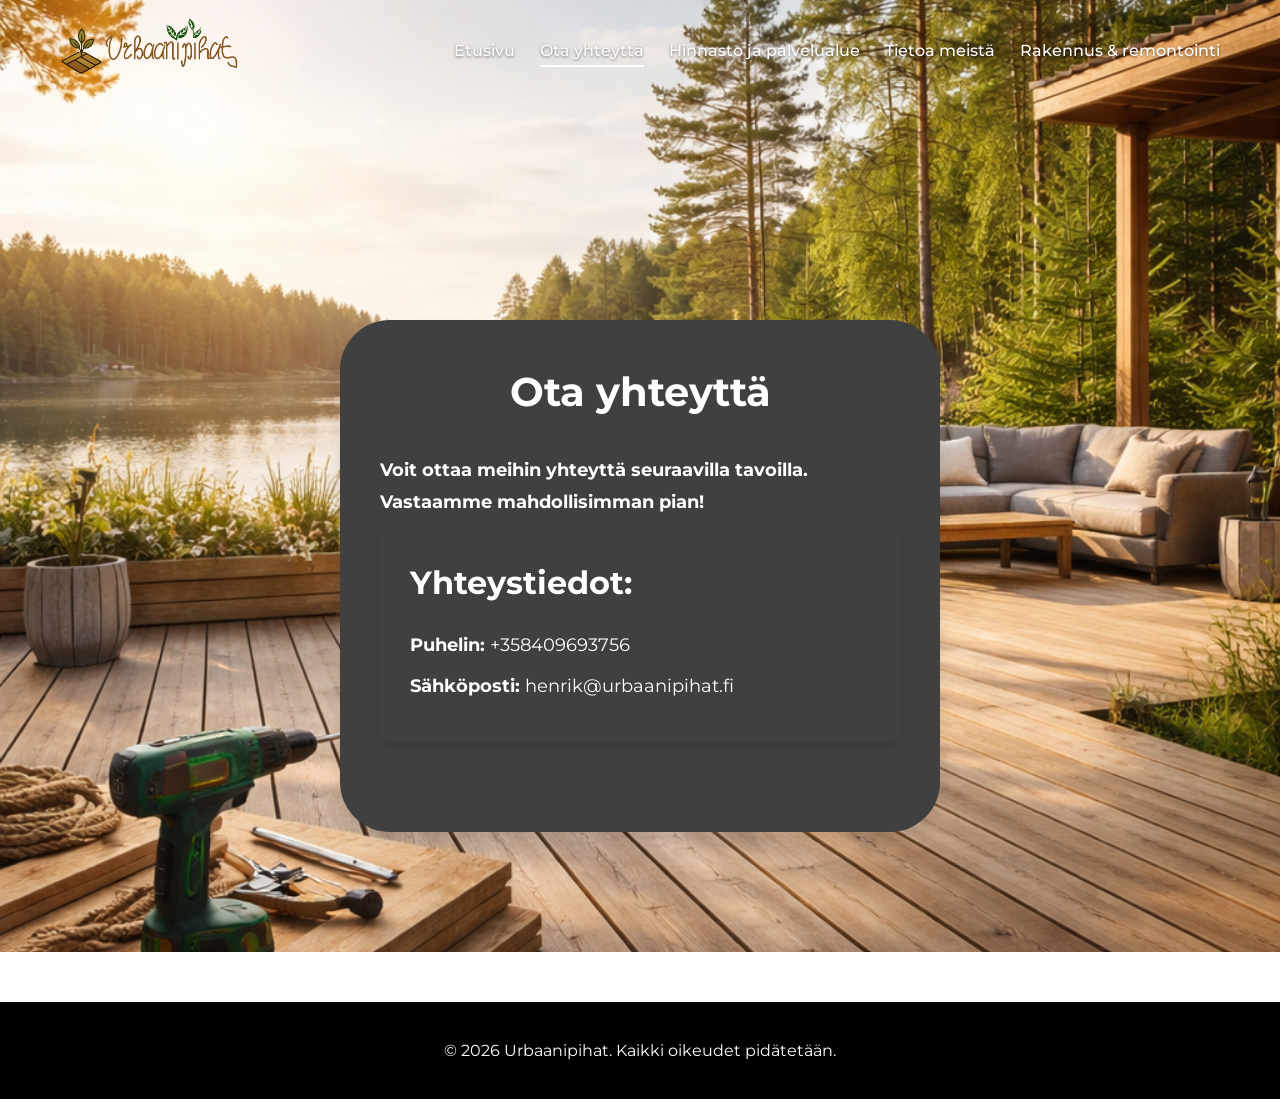
<file: yhteystiedot.html>
<!DOCTYPE html>
<html lang="fi">
<head>
    <meta charset="UTF-8">
    <meta name="viewport" content="width=device-width, initial-scale=1.0">
    <meta name="viewport" content="width=device-width, initial-scale=1.0, shrink-to-fit=no">
    <title>Urbaanipihat</title>
    <link rel="icon" type="image/png" href="./static/images/icon.png">
    <link rel="stylesheet" href="./static/css/style.css">
    <link href="https://fonts.googleapis.com/css2?family=Montserrat:wght@400;700&display=swap" rel="stylesheet">
<!-- Google tag (gtag.js) -->
<script async src="https://www.googletagmanager.com/gtag/js?id=G-M5LXTD4VQC"></script>
<script>
  window.dataLayer = window.dataLayer || [];
  function gtag(){dataLayer.push(arguments);}
  gtag('js', new Date());
  gtag('config', 'G-M5LXTD4VQC');
</script>
</head>
<body>

    <header class="transparent-header">
        <div class="container header-content">
            <div class="logo">
                <a href="index.html" class="otsikko"><img src="./static/images/Urbaanipihat_logo.png" alt="Logo" class="logo-font"></a>
            </div>
            <nav>
                <ul>
                    <li><a href="index.html" class="">Etusivu</a></li>
                    <li><a href="yhteystiedot.html" class="active">Ota yhteyttä</a></li>
                    <li><a href="hinnasto.html" class="">Hinnasto ja palvelualue</a></li>
                    <li><a href="info.html" class="">Tietoa meistä</a></li>
                    <li><a href="huolto.html" class="">Rakennus & remontointi</a></li>
                </ul>
            </nav>
        </div>
    </header>

    <main>
        <link rel="stylesheet" href="./static/css/yhteystiedot.css">
        <section class="contact-section">
            <div class="contact-form-container fade-in-section">
                <h2>Ota yhteyttä</h2>
                <p><strong>Voit ottaa meihin yhteyttä seuraavilla tavoilla. Vastaamme mahdollisimman pian!</strong> </p>

                <div class="contact-info">
                    <h3>Yhteystiedot:</h3>
                    <p><strong>Puhelin: </strong>+358409693756</p>
                    <p><strong>Sähköposti: </strong>henrik@urbaanipihat.fi</p>
                </div>
            </div>
        </section>
    </main>

    <footer>
        <div class="container">
            <p>&copy; 2026 Urbaanipihat. Kaikki oikeudet pidätetään.</p>
        </div>
    </footer>
    <script>
        // JavaScript for hide on scroll header AND transparent background toggle
        let lastScrollY = 0;
        const header = document.querySelector('header');
        const headerHeight = header.offsetHeight; 

        window.addEventListener('scroll', () => {
            const currentScrollY = window.scrollY;

            // 1. Logic for Hiding/Showing the header (Roll up)
            if (currentScrollY > lastScrollY && currentScrollY > 10) {
                // Scrolling down and past header height -> Hide
                header.classList.add('hidden');
            } else {
                // Scrolling up -> Show
                header.classList.remove('hidden');
            }

            // 2. Logic for Scrolled Background (Transparency toggle)
            if (currentScrollY > 50) {
                // If scrolled down more than 50px, add 'scrolled' class (makes bg white)
                header.classList.add('scrolled');
            } else {
                // If at top, remove 'scrolled' class (makes bg transparent if on home)
                header.classList.remove('scrolled');
            }

            lastScrollY = currentScrollY;
        });

        // Intersection Observer for scroll animations
        const observerOptions = {
            root: null,
            rootMargin: '0px',
            threshold: 0.15
        };

        const observer = new IntersectionObserver((entries, observer) => {
            entries.forEach(entry => {
                if (entry.isIntersecting) {
                    entry.target.classList.add('is-visible');
                    observer.unobserve(entry.target); // Optional: animate only once
                }
            });
        }, observerOptions);

        document.querySelectorAll('.fade-in-section').forEach((section) => {
            observer.observe(section);
        });
    </script>
</body>
</html>
</file>
<file: static/css/style.css>
*, *::before, *::after {
    box-sizing: border-box;
}

html {
    font-size: 100%;
    overflow-x: hidden; 
    width: 100%;
}

body {
    margin: 0;
    font-family: 'Montserrat', sans-serif;
    color: #404040;
    line-height: 1.6;
    overflow-x: hidden;
    width: 100%;
    position: relative;
}

.container {
    max-width: 1200px;
    margin: 0 auto;
    padding: 0 20px;
    box-sizing: border-box;
    color: #ffffff
}


.top-container {
    max-width: 1200px;
    margin: 0 auto;
    padding: 0 20px;
    box-sizing: border-box;
    color: #ffffff;
    margin-top: 200px
}

header {
    background-color: transparent;
    padding: 15px 0;
    box-shadow: 0 2px 4px rgba(0,0,0,0.05);
    position: sticky;
    top: 0;
    z-index: 1000;
    transition: transform 1s ease-in-out;
}

header.hidden {
    transform: translateY(-100%);
}

.otsikko {
    color: #000000;
    text-decoration: none;
}

.small-text {
    font-size: 0.7em;
}

.header-content {
    display: flex;
    justify-content: space-between;
    align-items: center;
    flex-wrap: wrap;
}

.logo {
    font-size: 1.5em;
    font-weight: 700;
    color: #000;
    display: flex;
    align-items: center;
    min-width: 150px;
    margin-right: 20px;
}

.logo-icon {
    height: 60px;
    align-self: center;
}

.icon {
    height: 100px;
    margin-right: 10px;
}

.logo-font {
    height: 60px;
    margin-right: 10px;
}

nav {
    flex-grow: 1;
    text-align: right;
}

nav ul {
    list-style: none;
    margin: 0;
    padding: 0;
    display: flex;
    justify-content: flex-end;
    flex-wrap: wrap;
}

nav ul li {
    margin-left: 25px;
}

nav ul li a {
    text-decoration: none;
    color: #ffffff;
    font-weight: 500;
    padding-bottom: 5px;
    transition: color 0.3s ease, border-color 0.3s ease;
    white-space: nowrap;
}


nav ul li a.active {
    border-bottom: 2px solid #ffffff;
    color: #000;
}

nav ul li a:hover {
    color: #000;
    border-color: #000;
}

.hero-section {
    position: relative;
    color: #404040;
    text-align: center;
    padding: 100px 20px;
    min-height: 400px;
    display: flex;
    align-items: center;
    justify-content: center;
    overflow: hidden;
}

.hero-video {
    position: absolute;
    top: 50%;
    left: 50%;
    min-width: 100%;
    min-height: 100%;
    width: auto;
    height: auto;
    z-index: -1;
    transform: translate(-50%, -50%);
    background-size: cover;
}

.hero-content {
    padding: 30px 40px;
    border-radius: 8px;
    position: relative;
    margin-top: 150px;
    z-index: 1;
    max-width: 90%;
}

.hero-section h1 {
    font-size: 3em;
    margin-bottom: 20px;
    text-shadow: 2px 2px 4px rgba(0,0,0,0.5);
    word-break: break-word;
    color: #ddd
}

.hero-buttons {
    display: flex;
    justify-content: center;
    gap: 15px;
    flex-wrap: wrap;
}

/* Buttons */
.btn {
    display: inline-block;
    padding: 12px 25px;
    background-color: #404040;
    color: #ffffff;
    text-decoration: none;
    border-radius: 15px;
    font-weight: 700;
    transition: background-color 0.3s ease, color 0.3s ease;
    font-size: 0.95em;
    box-shadow: 0 4px 15px rgba(0,0,0,0.2);
}
.searchbtn {
    display: inline-block;
    padding: 12px 25px;
    background-color: #404040;
    color: #404040;
    text-decoration: none;
    border-radius: 5px;
    font-weight: 700;
    transition: all 0.3s ease;
    border: 1px solid #ccc;
}

.btn:hover {
    background-color: #f0f0f0;
    color: #404040;
    transform: translateY(-2px);
    box-shadow: 0 6px 20px rgba(0,0,0,0.25);
}

.btn-dark {
    background-color: #000000;
    color: #ddd;
}

.btn-dark:hover {
    background-color: #f0f0f0;
    color: #404040;
}


.about-section {
    text-align: center;
    padding: 60px 20px;
    background-color: #404040;
}

.about-section p {
    font-size: 1.2em;
    max-width: 800px;
    margin: 0 auto 30px auto;
    color: #ffffff;
    word-wrap: break-word;
}

.image-gallery {
    display: grid;
    grid-template-columns: repeat(auto-fit, minmax(280px, 1fr));
    gap: 20px;
    margin: 40px auto;
    max-width: 900px;
    padding: 0 10px;
    box-sizing: border-box;
    background-color: transparent;
}

.image-gallery h3{
    font-size: 1.8em;
    color: #000000;
    margin-top: 0;
    margin-bottom: 20px;
    text-align: center;
}

.contact-section {
    padding: 5px 5px;
    text-align:center;
    background-color: #404040;
}

.contact-section h2 {
    font-size: 2.5em;
    color: #000000;
    margin-bottom: 20px;
}

.maintenance-section {
    padding: 300px 20px 0px;
    text-align: center;
    background-image: url("../images/new_background.png");
    background-size: cover;
    background-position: center;
    background-attachment: fixed;
}

.gallery-contact-section {
    padding: 300px 20px 30px;
    text-align: center;
    background-image: url("../images/new_background.png");
    background-size: cover;
    background-position: center;
    background-attachment: fixed; /* Dark background */
}

.gallery-contact-section h2 {
    font-size: 2.5em;
    color: #fff; /* White heading */
    margin-bottom: 20px;
}

.gallery-contact-section p {
    font-size: 1.1em;
    max-width: 1000px;
    margin: 0 auto 40px auto;
    color: #ccc; /* Light gray text */
}

.gallery-img {
    width: 100%;
    height: 200px;
    object-fit: cover;
    border-radius: 8px;
    box-shadow: 0 4px 8px rgba(0,0,0,0.1);
    transition: transform 0.3s ease, box-shadow 0.3s ease, z-index 0s;
    position: relative;
    z-index: 1;
}

.gallery-img:hover {
    transform: translateY(-5px);
    box-shadow: 0 8px 16px rgba(0,0,0,0.2);
    z-index: 2;
}

.gallery-img.enlarged {
    transform: scale(2);
    z-index: 2000;
    box-shadow: 0 15px 30px rgba(0, 0, 0, 0.5);
    position: relative;
}

.btncenter {
    display: inline-block;
    padding: 12px 25px;
    background-color: #404040;
    color: #000000;
    text-decoration: none;
    border-radius: 5px;
    font-weight: 700;
    transition: background-color 0.3s ease, color 0.3s ease;
    border: 1px solid #ccc;
    align-self: center;
}

footer {
    background-color: #000000;
    color: #404040;
    text-align: center;
    padding: 20px 0;
    margin-top: 50px;
}

.content-section {
    padding: 20px 20px;
    background-image: url("../images/deck_background.png");
    background-size: cover;
    background-position: center;
    background-attachment: scroll;
}

.intro-container {
    display: flex;
    flex-wrap: wrap;
    align-items: center;
    justify-content: center;
    gap: 50px;
    max-width: 1200px;
    margin: 0 auto;
}

.intro-text {
    flex: 1;
    min-width: 300px;
    text-align: left;
}

.intro-text h2 {
    font-size: 2.5em;
    margin-bottom: 20px;
    color: #ffc20d;
    font-weight: 700;
    line-height: 1.2;
}

.intro-text p {
    font-size: 1.1em;
    color: #ffffff;
    margin-bottom: 20px;
    line-height: 1.6;
}

.highlight-box {
    border-left: 5px solid #000000;
    padding: 20px;
    margin-top: 30px;
}

.highlight-box h3 {
    margin: 0 0 5px 0;
    font-size: 1.5em;
    color: #ffc20d;
}

.intro-image {
    flex: 1;
    min-width: 300px;
    display: flex;
    justify-content: center;
    align-items: center;
}

.intro-image img {
    width: 100%;
    max-width: 600px;
    border-radius: 12px;
    transition: transform 0.3s ease;
}

.intro-image img:hover {
    transform: scale(1.02);
}

.process-section {
    background-image: url("../images/Terassi_tausta_placeholder.png");
    background-size: cover;
    background-position: center;
    background-attachment: fixed;
    padding: 80px 20px;
    text-align: center;
    position: relative;
}


.process-section::before {
    content: '';
    position: absolute;
    top: 0;
    left: 0;
    right: 0;
    bottom: 0;
    background: rgba(0,0,0,0.7);
    z-index: 0;
}

.process-section .container {
    position: relative;
    z-index: 1;
}

.process-section h2 {
    font-size: 2.2em;
    margin-bottom: 50px;
    color: #404040;
    text-shadow: 0 2px 4px rgba(0,0,0,0.3);
}

.services-grid {
    display: grid;
    grid-template-columns: repeat(auto-fit, minmax(280px, 1fr));
    gap: 30px;
    max-width: 1200px;
    margin: 0 auto;
}

.service-card {
    background-image: url("../images/Terassi_bg.png");
    background-size: cover;
    background-position: center;
    background-attachment: scroll;
    padding: 40px 30px;
    border-radius: 50px;
    box-shadow: 0 5px 15px rgba(0,0,0,0.2);
    transition: transform 0.3s ease, box-shadow 0.3s ease;
    text-align: left;
}

.service-card:hover {
    transform: translateY(-10px);
    box-shadow: 0 15px 30px rgba(0,0,0,0.3);
}

.service-card .step-number {
    font-size: 3em;
    font-weight: 800;
    color: #e0e0e0;
    margin-bottom: 10px;
    display: block;
}

.service-card h3 {
    font-size: 1.4em;
    margin-bottom: 15px;
    color: #000000;
}

.service-card p {
    color: #ffffff;
    font-size: 1em;
}

.lower-hero {
    background-image: url("../images/Terassi_tausta_placeholder.png");
    background-size: cover;
    background-position: center;
    background-attachment: fixed;
    padding: 120px 20px;
    color: #404040;
    text-align: center;
    position: relative;
    margin-top: 0;
    border-top: 1px solid rgba(255,255,255,0.1);
}

.lower-hero::before {
    content: '';
    position: absolute;
    top: 0;
    left: 0;
    right: 0;
    bottom: 0;
    background: rgba(0,0,0,0.8);
}

.lower-content {
    position: relative;
    z-index: 1;
    max-width: 800px;
    margin: 0 auto;
}


.lower-content p {
    font-size: 1.2em;
    margin-bottom: 40px;
    opacity: 0.9;
    color: #ddd;
}

.cta-button {
    display: inline-block;
    padding: 18px 45px;
    background-color: #404040;
    color: #ffffff;
    font-size: 1.1em;
    font-weight: 700;
    text-decoration: none;
    border-radius: 50px;
    transition: all 0.3s ease;
    box-shadow: 0 4px 15px rgba(0,0,0,0.2);
}

.cta-button:hover {
    background-color: #f0f0f0;
    transform: translateY(-2px);
    box-shadow: 0 6px 20px rgba(0,0,0,0.25);
    color: #404040;
}

@media (max-width: 768px) {
    .header-content {
        flex-direction: column;
        text-align: center;
    }

    nav ul {
        margin-top: 15px;
        flex-direction: column;
    }

    nav ul li {
        margin: 5px 0;
    }

    .hero-section h1 {
        font-size: 2em;
    }

    .hero-buttons {
        flex-direction: column;
    }

    .about-section p {
        font-size: 1em;
    }

    .image-gallery {
        grid-template-columns: 1fr;
        max-width: 400px;
        background-color: transparent;
    }

    .intro-container {
        flex-direction: column;
    }
    
    .intro-text, .intro-image {
        width: 100%;
        min-width: 0; 
    }
    
    .lower-hero h2 {
        font-size: 2em;
    }
}

@media (max-width: 480px) {
    .hero-section h1 {
        font-size: 1.8em;
    }

    .hero-content {
        padding: 15px 20px;
    }

    .logo {
        font-size: 1.3em;
    }

    nav ul li a {
        font-size: 0.9em;
    }
}

header.transparent-header {
    background-color: transparent;
    border-bottom: none;
    box-shadow: none;
    position: fixed; 
    top: 0;
    left: 0;
    width: 100%;
    z-index: 1000;
    transition: transform 0.3s ease-in-out, background-color 0.3s ease, box-shadow 0.3s ease;
}

header.transparent-header.hidden {
    transform: translateY(-100%);
}

header.transparent-header:not(.scrolled) nav ul li a,
header.transparent-header:not(.scrolled) .otsikko {
    color: #ffffff;
    font: bold;
    text-shadow: 0 1px 3px rgba(0,0,0,0.5);
}

header.transparent-header:not(.scrolled) nav ul li a.active {
    border-bottom-color: #ffffff;
    color: #ffffff;
}

header.transparent-header:not(.scrolled) nav ul li a:hover {
    color: #000000;
    border-color: #000000;
}

header.transparent-header.scrolled {
    background-color: #404040;
    box-shadow: 0 2px 4px rgba(0,0,0,0.1);
}


.process-section {
    background-image: url('../images/Terassi_tausta_placeholder.png');
    background-size: cover;
    background-position: center;
    background-attachment: fixed;
    padding: 80px 20px;
    text-align: center;
    position: relative;
    color: #404040;
}

.process-section::before {
    content: '';
    position: absolute;
    top: 0;
    left: 0;
    right: 0;
    bottom: 0;
    background: rgba(0,0,0,0.7);
    z-index: 1;
}

.process-section .container {
    position: relative;
    z-index: 2;
}

.process-section h2 {
    font-size: 2.2em;
    margin-bottom: 50px;
    color: #dddddd;
    text-shadow: 0 2px 4px rgba(0,0,0,0.3);
}

.lower-hero {
    background-image: url('../images/Terassi_tausta_placeholder.png');
    background-size: cover;
    background-position: center;
    background-attachment: fixed;
    padding: 120px 20px;
    color: #404040;
    text-align: center;
    position: relative;
    margin-top: 0;
    border-top: 1px solid rgba(255,255,255,0.1);
}

.lower-hero::before {
    content: '';
    position: absolute;
    top: 0;
    left: 0;
    right: 0;
    bottom: 0;
    background: rgba(0,0,0,0.8);
    z-index: 1;
}

.fade-in-section {
    opacity: 0;
    transform: translateY(30px);
    transition: opacity 0.8s ease-out, transform 0.8s ease-out;
    will-change: opacity, transform;
}

.fade-in-section.is-visible {
    opacity: 1;
    transform: translateY(0);
}
</file>
<file: static/css/hinnasto.css>
.price-page {
    color: #e0e0e0;
    background-color: #404040; /* Dark background for the whole page wrapper */
    min-height: 100vh;
}

.contact-section {
    padding: 60px 20px;
    text-align: center;
    background-image: url("../images/new_background.png");
    background-size: cover;
    background-position: center;
    background-attachment: fixed; /* Dark background */
}

.contact-section h2 {
    font-size: 2.5em;
    color: #fff; /* White heading */
    margin-bottom: 20px;
}

.contact-section p {
    font-size: 1.1em;
    max-width: 1000px;
    margin: 0 auto 40px auto;
    color: #ccc; /* Light gray text */
}

.contact-info {
    background-color: #404040; /* Slightly lighter dark for info box */
    padding: 30px;
    border-radius: 8px;
    margin-bottom: 50px;
    max-width: 900px;
    margin-left: auto;
    margin-right: auto;
    text-align: left; 
    box-shadow: 0 4px 8px rgba(0,0,0,0.3); /* Darker shadow */
}

.contact-right{
    text-align: right;
}

.contact-info h3 {
    font-size: 1.8em;
    color: #fff;
    margin-top: 0;
    margin-bottom: 20px;
    text-align: center; 
}

.contact-info p {
    font-size: 1.1em;
    color: #ddd;
    margin-bottom: 10px;
    line-height: 1.8;
}

.contact-calculator p {
    font-size: 1.1em;
    color: #ddd;
    margin-bottom: 10px;
    line-height: 1.8;
}

/* Style for the input field in the calculator */
#size {
    background-color: #444;
    border: 1px solid #666;
    color: #fff;
    padding: 5px;
    border-radius: 4px;
}

.contact-form-container {
    max-width: 900px;
    margin: 0 auto;
    background-color: #2d2d2d; /* Dark form container */
    padding: 40px;
    border-radius: 8px;
    box-shadow: 0 4px 8px rgba(0,0,0,0.3);
    text-align: left; 
}

.contact-form-container h3 {
    font-size: 1.8em;
    color: #fff;
    margin-top: 0;
    margin-bottom: 30px;
    text-align: center; 
}

.contact-form .form-group {
    margin-bottom: 20px;
}

.contact-form label {
    display: block; 
    margin-bottom: 8px;
    font-weight: 600;
    color: #ddd;
}

.contact-form textarea {
    resize: vertical; 
    min-height: 120px;
    background-color: #444;
    border: 1px solid #666;
    color: #fff;
}

.contact-form button.btn {
    width: auto; 
    display: block; 
    margin: 30px auto 0 auto; 
    padding: 15px 30px;
    font-size: 1.1em;
}

.searchbtn {
    display: inline-block;
    padding: 12px 25px;
    background-color: #444; 
    color: #fff;
    text-decoration: none;
    border-radius: 5px;
    font-weight: 700;
    transition: background-color 0.3s ease, color 0.3s ease;
    border: 1px solid #555; 
}

/* Styles specific to the pricing page */
.pricing-hero {
    text-align: center;
    padding: 60px 20px;
    background-color: #404040;
}

.pricing-hero h2 {
    font-size: 2.5em;
    color: #fff;
    margin-bottom: 20px;
}

.pricing-hero p {
    font-size: 1.1em;
    max-width: 800px;
    margin: 0 auto 40px auto;
    color: #ccc;
}

/* Uusi hintalaatikko-osio */
.price-overview-section {
    padding: 40px 20px;
    background-image: url("../images/new_background.png");
    background-size: cover;
    background-position: center;
    background-attachment: fixed; 
    text-align: center;
}

.price-overview-section h2 {
    font-size: 2.5em;
    color: #fff;
    margin-bottom: 20px;
}

.price-box {
    background-color: #404040; /* Dark card background */
    border-radius: 8px;
    padding: 20px; 
    max-width: 400px; 
    margin: 0 auto; 
    box-shadow: 0 4px 12px rgba(0,0,0,0.3); 

    display: flex; 
    flex-direction: column; 
    gap: 10px; 
}

.price-box h3 {
    font-size: 1.8em;
    color: #fff;
    margin-top: 0;
    margin-bottom: 20px;
    text-align: center; 
}

.price-box p {
    font-size: 1.1em;
    color: #ddd;
    margin-bottom: 10px;
    line-height: 1.8;
}

.price-row {
    display: flex; 
    justify-content: space-between; 
    align-items: center; 
    padding: 10px 0; 
    border-bottom: 1px dashed #555; /* Subtle dark divider */
}

.price-row:last-child {
    border-bottom: none; 
}

/* Yleiset spaneille, jos niillä ei ole spesifimpää luokkaa */
.price-row span {
    flex: 1; 
    text-align: left; 
}

/* Tarkemmat valitsimet otsikko- ja datarivien elementeille */
.price-row .area-label,
.price-row .area-value {
    text-align: left;
}

.price-row .price-label,
.price-row .price-value {
    text-align: right; 
}

.price-row.header-row {
    font-weight: 700;
    font-size: 1.1em;
    padding-bottom: 15px; 
    border-bottom: 2px solid #555; 
    color: #fff;
    text-align: left;
}

.price-row.data-row {
    font-size: 1em;
    color: #ccc;
}

.price-row .price-value {
    font-size: 1.2em; 
    font-weight: 700;
    color: #fff;
}

.price-row .area-label {
    font-size: 0.9em;
    color: #aaa;
}

/* Calculator Section styles remain the same but dark */
.calculator-section {
    text-align: center;
    padding: 60px 20px;
    background-color: #1a1a1a; 
}

.calculator-section h3 {
    font-size: 2em;
    color: #fff;
    margin-bottom: 20px;
}

.calculator-section p {
    font-size: 1.1em;
    color: #ccc;
    margin-bottom: 30px;
}

/* Responsive adjustments */
@media (max-width: 600px) {
    .price-box {
        padding: 15px;
    }
    .price-row {
        flex-direction: row; 
        font-size: 0.9em;
    }
    .price-row.header-row {
        font-size: 1em;
    }
    .price-row .price-value {
        font-size: 1.1em;
    }
}
/* ── Kotitalousvähennys banner ─────────────────── */
.kotitalo-banner{background:linear-gradient(135deg,#1a3d25,#2E5C3E);padding:36px 20px;}
.kotitalo-inner{max-width:900px;margin:0 auto;display:flex;align-items:flex-start;gap:20px;}
.kotitalo-icon{font-size:2.5em;flex-shrink:0;margin-top:4px;}
.kotitalo-text h3{color:#fff;margin:0 0 8px;font-size:1.3em;}
.kotitalo-text p{color:#c8e6c9;margin:0;font-size:1em;line-height:1.6;}

/* ── Wide box & price cards ────────────────────── */
.wide-box{max-width:680px!important;}
.subtitle{text-align:center;color:#aaa!important;font-size:.9em!important;margin-bottom:12px!important;}
.highlight-row .area-value,.highlight-row .price-value{color:#81c784!important;font-weight:700;}
.fixed-badge{background:#2E5C3E;color:#fff;font-size:.65em;padding:2px 7px;border-radius:4px;margin-left:6px;vertical-align:middle;}
.muted-row .area-value,.muted-row .price-value{color:#888!important;font-size:.9em!important;}
.price-cards{display:grid;grid-template-columns:repeat(auto-fit,minmax(260px,1fr));gap:24px;max-width:1000px;margin:0 auto;}
.price-cards .price-box{max-width:none;}

/* ── Calculator ─────────────────────────────────── */
.calculator-box{max-width:700px;}
.calc-input-row{display:flex;align-items:center;gap:16px;margin-bottom:24px;flex-wrap:wrap;}
.calc-input-row label{color:#ddd;font-weight:600;}
.calc-input-row input{background:#555;border:1px solid #777;color:#fff;padding:8px 12px;border-radius:6px;font-size:1em;width:100px;}
.calc-results{display:flex;flex-direction:column;gap:10px;margin-bottom:16px;}
.calc-result-row{display:flex;justify-content:space-between;align-items:center;padding:10px 0;border-bottom:1px dashed #555;color:#ccc;}
.calc-result-row strong{color:#fff;font-size:1.1em;}
.alv-note{color:#aaa;font-size:.85em;margin-top:16px;}

/* ── USP bar ────────────────────────────────────── */
.usp-bar{background:#1a1a1a;padding:20px;}
.usp-grid{display:flex;justify-content:center;flex-wrap:wrap;gap:24px;max-width:900px;margin:0 auto;}
.usp-item{display:flex;align-items:center;gap:8px;color:#ccc;font-size:.95em;}
.usp-icon{font-size:1.2em;}

/* ── Kotitalousvähennys highlight (etusivu) ─────── */
.kotitalo-highlight{background:linear-gradient(135deg,#1a3d25,#2E5C3E)!important;border:none!important;}
.kotitalo-badge{display:inline-block;background:rgba(255,255,255,.15);color:#c8e6c9;font-weight:700;font-size:.9em;padding:4px 10px;border-radius:4px;margin-bottom:8px;}
.kotitalo-highlight p,.kotitalo-highlight strong{color:#e8f5e9;}

/* ── Green CTA ──────────────────────────────────── */
.btn-green{background:#2E5C3E;color:#fff;padding:12px 28px;border-radius:6px;text-decoration:none;font-weight:700;display:inline-block;transition:background .2s;}
.btn-green:hover{background:#3d7a52;}

@media(max-width:600px){.kotitalo-inner{flex-direction:column;}.price-cards{grid-template-columns:1fr;}}
</file>
<file: static/css/info.css>
/* Styles specific to the contact page */
.contact-section {
    padding: 60px 20px;
    text-align: center;
    background-image: url("../images/deck_background.png");
    background-size: cover;
    background-position: center;
    background-attachment: fixed;
}

.paksu-lause {
    font-weight: 800;
}

.contact-section h2 {
    font-size: 2.5em;
    color: #fff;
    margin-bottom: 20px;
}

.contact-section p {
    font-size: 1.1em;
    max-width: 1000px;
    margin: 0 auto 40px auto;
    color: #fff;
}

.contact-info {
    background: transparent;
    background-size: cover;
    background-position: center;
    background-attachment: scroll;
    padding: 30px;
    border-radius: 8px;
    margin-bottom: 50px;
    max-width: 900px;
    margin-left: auto;
    margin-right: auto;
    text-align: left;
}

.contact-info h3 {
    font-size: 1.8em;
    color: #fff;
    margin-top: 0;
    margin-bottom: 20px;
    text-align: center; /* Center the heading within the info box */
}

.contact-info p {
    font-size: 1.1em;
    color: #fff;
    margin-bottom: 10px;
    line-height: 1.8;
}

.contact-form-container {
    max-width: 900px;
    margin: 0 auto;
    background-color: #f9f9f9;
    padding: 40px;
    border-radius: 8px;
    box-shadow: 0 4px 8px rgba(0,0,0,0.1);
    text-align: left; /* Align form elements */
}

.contact-form-container h3 {
    font-size: 1.8em;
    color: #fff;
    margin-top: 0;
    margin-bottom: 30px;
    text-align: center; /* Center the heading within the form container */
}

.contact-form .form-group {
    margin-bottom: 20px;
}

.contact-form label {
    display: block; /* Labels on their own line */
    margin-bottom: 8px;
    font-weight: 600;
    color: #fff;
}

.contact-form input[type="text"],
.contact-form input[type="email"],
.contact-form input[type="tel"],
.contact-form textarea {
    width: 200%;
    padding: 24px;
    border: 1px solid #ddd;
    border-radius: 5px;
    font-size: 1em;
    box-sizing: border-box; /* Include padding and border in the element's total width and height */
    font-family: 'Montserrat', sans-serif;
}

.contact-form textarea {
    resize: vertical; /* Allow vertical resizing */
    min-height: 120px;
}

.contact-form button.btn {
    width: auto; /* Allow button to size naturally */
    display: block; /* Place button on its own line */
    margin: 30px auto 0 auto; /* Center the button below the form */
    padding: 15px 30px;
    font-size: 1.1em;
}
</file>
<file: static/css/yhteystiedot.css>
/* Styles specific to the contact page */
.contact-section {
    padding: 120px 20px;
    text-align: center;
    background-image: url("../images/new_background.png");
    background-size: cover;
    background-position: center;
    background-attachment: scroll;
}

.contact-section h2 {
    font-size: 2.5em;
    color: #333;
    margin-bottom: 20px;
}

.contact-section p {
    font-size: 1.1em;
    max-width: 700px;
    margin: 0 auto 40px auto;
    color: #555;
}

.contact-info {
    background-color: #404040;
    padding: 30px;
    border-radius: 8px;
    margin-bottom: 50px;
    max-width: 600px;
    margin-left: auto;
    margin-right: auto;
    text-align: left;
    box-shadow: 0 4px 8px rgba(0,0,0,0.1);
}

.contact-info h3 {
    font-size: 2.0em;
    color: #fff;
    margin-top: 0;
    margin-bottom: 20px;
    text-align: left; /* Center the heading within the info box */
}

.contact-info p {
    font-size: 1.1em;
    color: #fff;
    margin-bottom: 10px;
    line-height: 1.8;
}

.contact-form-container {
    max-width: 600px;
    margin: 0 auto;
    background-color: #404040;
    padding: 40px;
    border-radius: 50px;
    box-shadow: 0 8px 16px rgba(0,0,0,0.1);
    text-align: left; /* Align form elements */
    margin-top: 200px
}

.contact-form-container p {
    font-size: 1.1em;
    color: #fff;
    margin-bottom: 10px;
    line-height: 1.8;
}

.contact-form-container h2 {
    font-size: 2.5em;
    color: #fff;
    margin-top: 0;
    margin-bottom: 30px;
    text-align: center; /* Center the heading within the form container */
}

.contact-form .form-group {
    margin-bottom: 20px;
}


.contact-form input[type="text"],
.contact-form input[type="email"],
.contact-form input[type="tel"],
.contact-form textarea {
    width: 100%;
    padding: 12px;
    border: 1px solid #ddd;
    border-radius: 5px;
    font-size: 1em;
    box-sizing: border-box; /* Include padding and border in the element's total width and height */
    font-family: 'Montserrat', sans-serif;
}

.contact-form textarea {
    resize: vertical; /* Allow vertical resizing */
    min-height: 120px;
}

.contact-form button.btn {
    width: auto; /* Allow button to size naturally */
    display: block; /* Place button on its own line */
    margin: 30px auto 0 auto; /* Center the button below the form */
    padding: 15px 30px;
    font-size: 1.1em;
}
</file>
